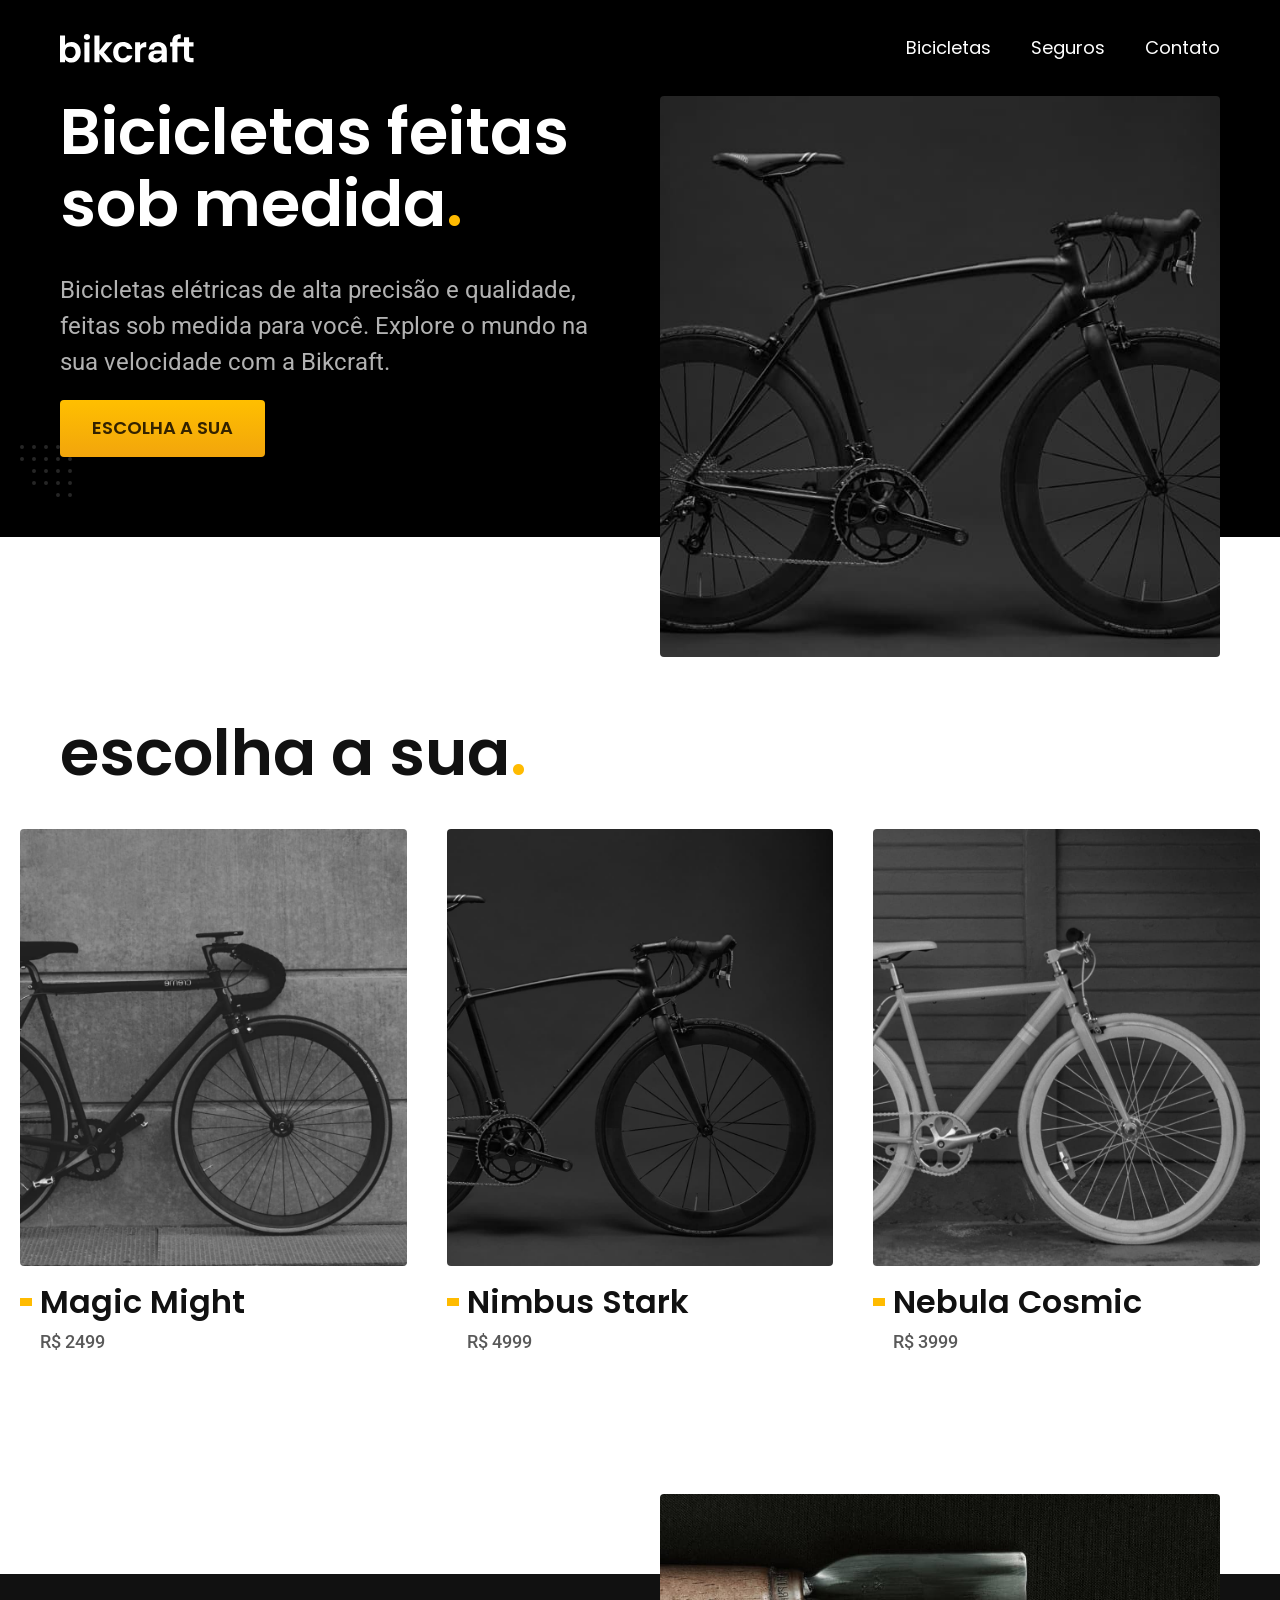
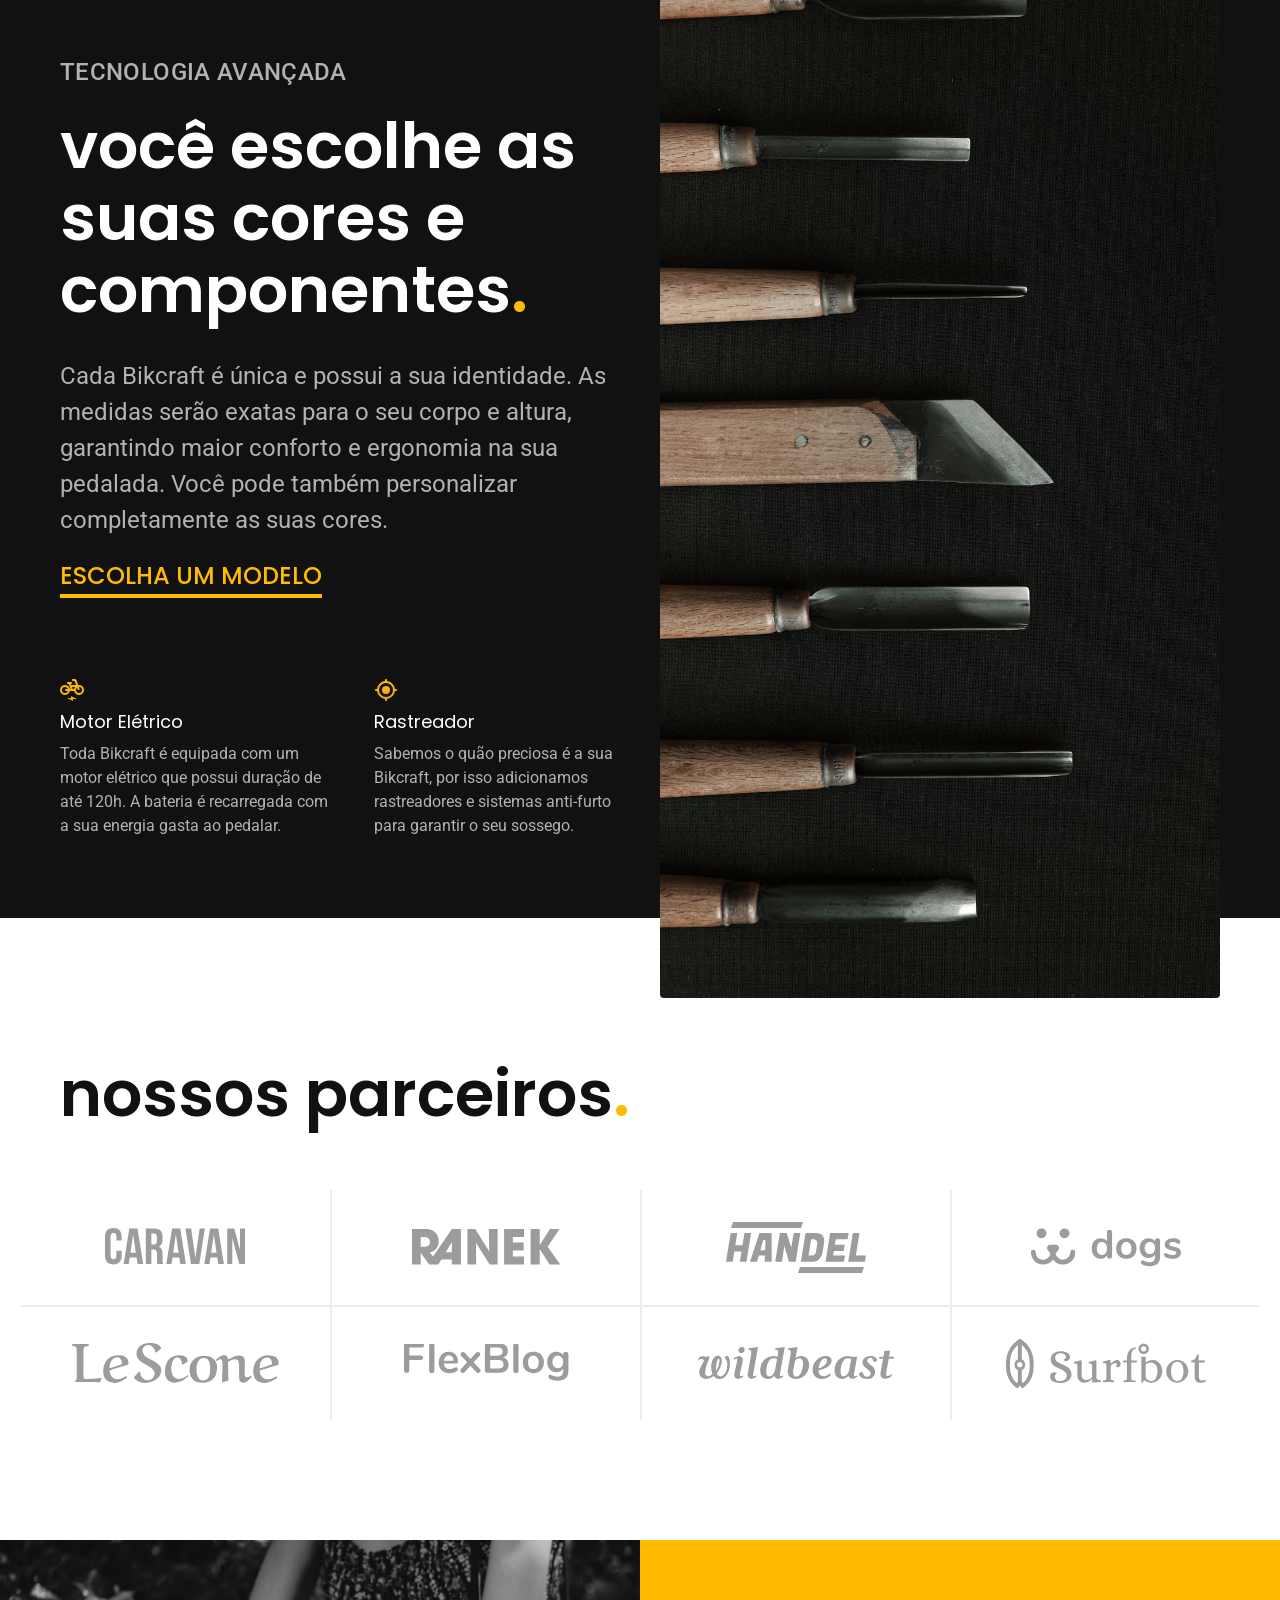
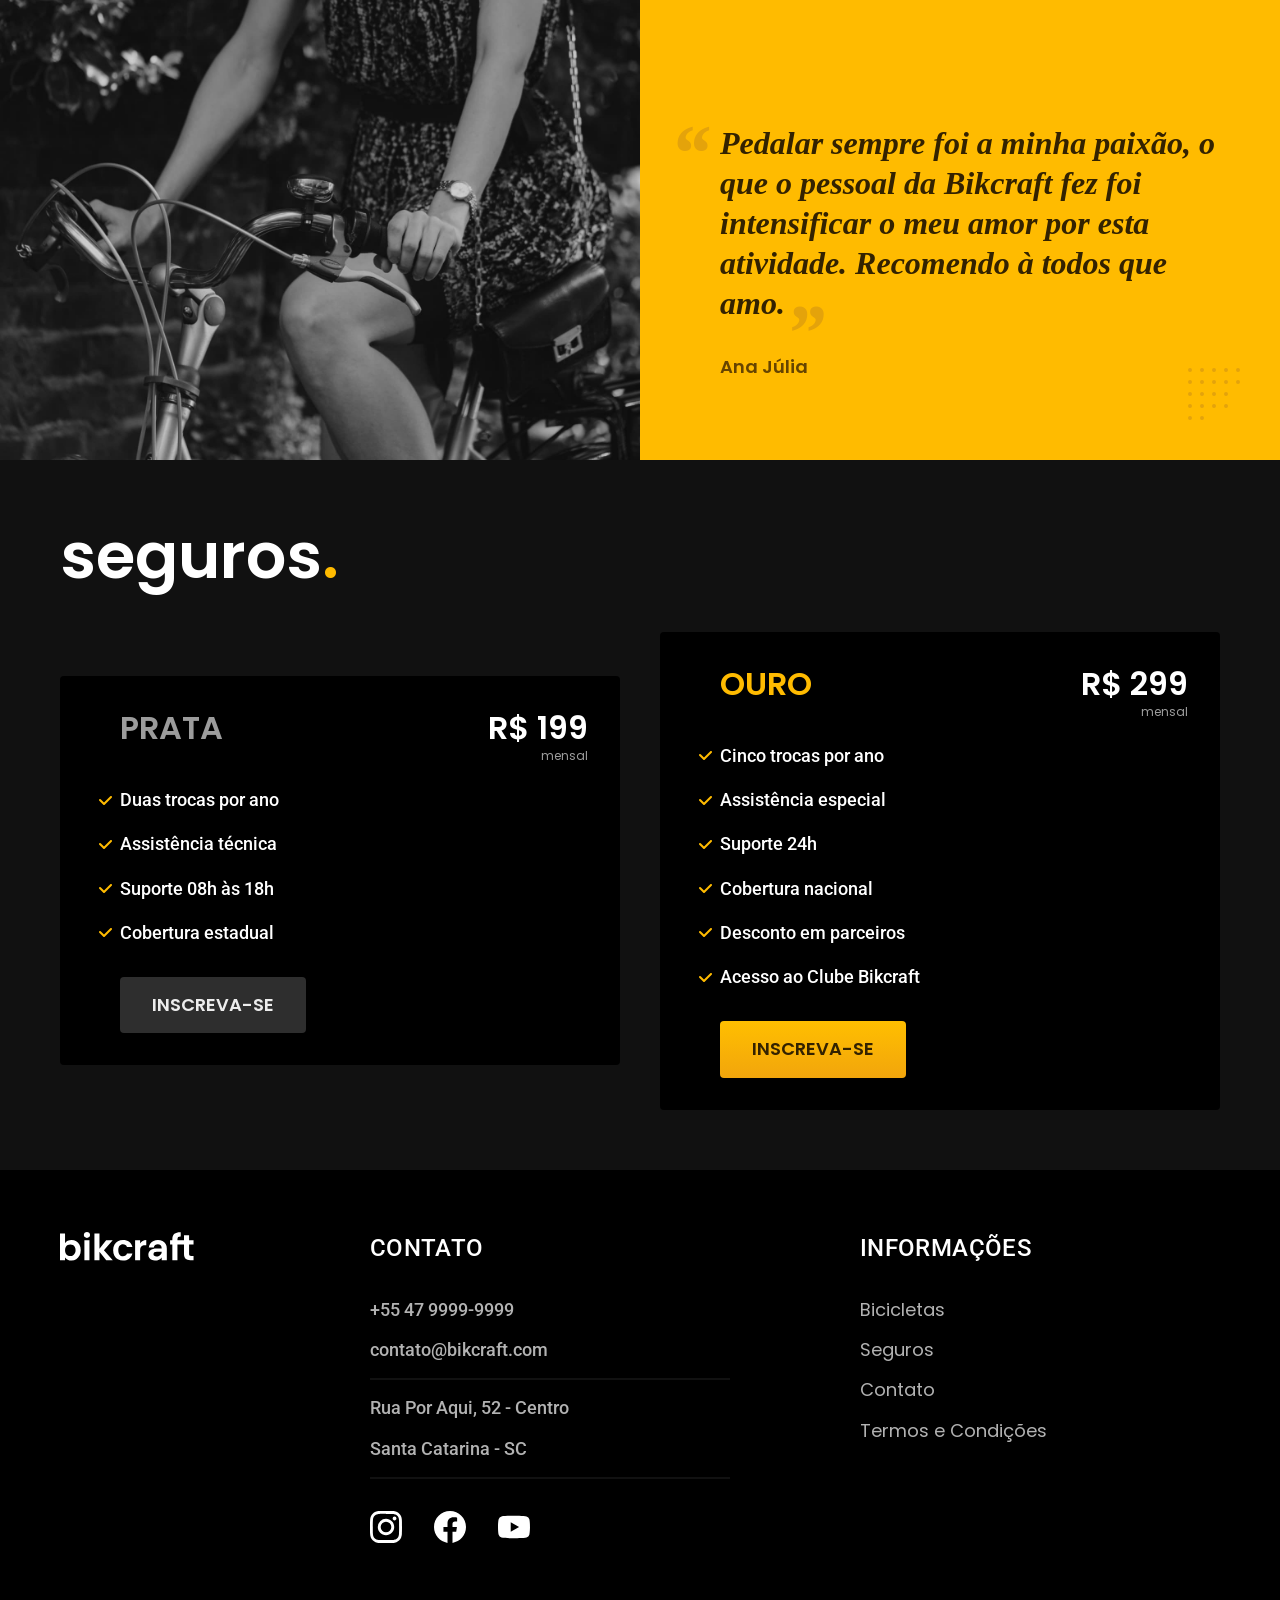
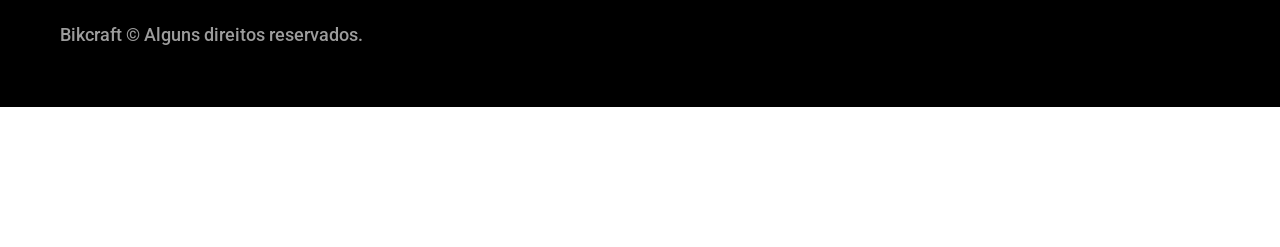
<file: index.html>
<!DOCTYPE html>
<html lang="pt-br">

<head>
    <meta charset="UTF-8">
    <meta name="viewport" content="width=device-width, initial-scale=1.0">
    <title>Bikcraft - Bicicletas Elétricas</title>
    <meta name="description"
        content="Bicicletas elétricas de alta precisão e qualidade, feitas sob medida para você. Explore o mundo na sua velocidade com a Bikcraft.">
    <link rel="preconnect" href="https://fonts.googleapis.com">
    <link rel="preconnect" href="https://fonts.gstatic.com" crossorigin>
    <link href="https://fonts.googleapis.com/css2?family=Poppins:wght@400;600&family=Roboto:wght@400;500&display=swap"
        rel="stylesheet">
    <link rel="icon" type="image/svg+xml" href="./img/favicon/favicon.svg">
    <link rel="preload" type="text/css" href="./css/style.css" as="style">
    <link rel="stylesheet" type="text/css" href="./css/style.css">
    <script type="text/javascript">document.documentElement.classList.add('js')</script>
</head>

<body>
    <header class="header-bg">
        <div class="header container">
            <a href="./">
                <img src="./img/bikcraft.svg" width="136" height="32" alt="Bikcraft ícone">
            </a>

            <nav aria-label="primaria">
                <ul class="header-menu font-1-m cor-0">
                    <li><a href="./bicicletas.html">Bicicletas</a></li>
                    <li><a href="./seguros.html">Seguros</a></li>
                    <li><a href="./contato.html">Contato</a></li>
                </ul>
            </nav>
        </div>
    </header>

    <main class="introducao-bg">
        <div class="introducao container">
            <div class="introducao-conteudo">
                <h1 class="font-1-xxl cor-0 fadeInDown" data-anime="200">Bicicletas feitas sob medida<span
                        class="cor-p1">.</span></h1>
                <p class="font-2-l cor-5 fadeInDown" data-anime="400">Bicicletas elétricas de alta precisão e qualidade,
                    feitas sob medida para
                    você. Explore o mundo na sua velocidade com a Bikcraft.</p>
                <a class="botao fadeInDown" data-anime="600" href="./bicicletas.html">Escolha a sua</a>
            </div>
            <picture class="fadeInDown" data-anime="800">
                <source media="(max-width: 800px)" srcset="./img/bicicletas/nimbus.jpg">
                <img src="./img/fotos/introducao.jpg" width="1280" height="1600" alt="Bicicleta elétrica preta.">
            </picture>
        </div>
    </main>

    <article class="bicicletas-lista">
        <h2 class="container font-1-xxl">escolha a sua<span class="cor-p1">.</span></h2>

        <ul>
            <li>
                <a href="./bicicletas/magic.html">
                    <img src="./img/bicicletas/magic-home.jpg" alt="Magic Might preta com detalhes brancos na roda." width="920" height="1040">
                    <h3 class="font-1-xl">Magic Might</h3>
                    <span class="font-2-m cor-8">R$ 2499</span>
                </a>
            </li>
            <li>
                <a href="./bicicletas/nimbus.html">
                    <img src="./img/bicicletas/nimbus-home.jpg" alt="Nimbus Stark totalmente preta." width="920" height="1040">
                    <h3 class="font-1-xl">Nimbus Stark</h3>
                    <span class="font-2-m cor-8">R$ 4999</span>
                </a>
            </li>
            <li>
                <a href="./bicicletas/nebula.html">
                    <img src="./img/bicicletas/nebula-home.jpg" alt="Nebula Cosmic branca." width="920" height="1040">
                    <h3 class="font-1-xl">Nebula Cosmic</h3>
                    <span class="font-2-m cor-8">R$ 3999</span>
                </a>
            </li>
        </ul>
    </article>

    <article class="tecnologia-bg">
        <div class="tecnologia container">
            <div class="tecnologia-conteudo">
                <span class="font-2-l-b cor-5">Tecnologia Avançada</span>
                <h2 class="font-1-xxl cor-0">você escolhe as suas cores e componentes<span class="cor-p1">.</span></h2>
                <p class="font-2-l cor-5">Cada Bikcraft é única e possui a sua identidade. As medidas serão exatas para
                    o seu corpo e altura, garantindo maior conforto e ergonomia na sua pedalada. Você pode também
                    personalizar completamente as suas cores.</p>
                <a class="link" href="./bicicletas.html">Escolha um modelo</a>
                <div class="tecnologia-vantagens">
                    <div>
                        <img src="./img/icones/eletrica.svg" width="24" height="24" alt="">
                        <h3 class="font-1-m cor-0">Motor Elétrico</h3>
                        <p class="font-2-s cor-5">Toda Bikcraft é equipada com um motor elétrico que possui duração de
                            até 120h. A bateria é recarregada com a sua energia gasta ao pedalar.</p>
                    </div>
                    <div>
                        <img src="./img/icones/rastreador.svg" width="24" height="24" alt="">
                        <h3 class="font-1-m cor-0">Rastreador</h3>
                        <p class="font-2-s cor-5">Sabemos o quão preciosa é a sua Bikcraft, por isso adicionamos
                            rastreadores e sistemas anti-furto para garantir o seu sossego.</p>
                    </div>
                </div>
            </div>
            <div class="tecnologia-imagem">
                <img src="./img/fotos/tecnologia.jpg" width="1200" height="1920" alt="Paletas de cores">
            </div>
        </div>
    </article>

    <section class="parceiros" aria-label="Nossos Parceiros">
        <h2 class="container font-1-xxl">nossos parceiros<span class="cor-p1">.</span></h2>

        <ul>
            <li><img src="./img/parceiros/caravan.svg" alt="Caravan" width="140" height="38"></li>
            <li><img src="./img/parceiros/ranek.svg" alt="Ranek" width="149" height="36"></li>
            <li><img src="./img/parceiros/handel.svg" alt="Handel" width="140" height="50"></li>
            <li><img src="./img/parceiros/dogs.svg" alt="Dogs" width="152" height="39"></li>
            <li><img src="./img/parceiros/lescone.svg" alt="LeScone" width="208" height="41"></li>
            <li><img src="./img/parceiros/flexblog.svg" alt="FlexBlog" width="165" height="38"></li>
            <li><img src="./img/parceiros/wildbeast.svg" alt="Wildbeast" width="196" height="34"></li>
            <li><img src="./img/parceiros/surfbot.svg" alt="Surfbot" width="200" height="49"></li>
        </ul>
    </section>

    <section class="depoimento" aria-label="Depoimento">
        <div>
            <img src="./img/fotos/depoimento.jpg" width="1560" height="1360"
                alt="Pessoa pedalando uma bicicleta Bikcraft.">
        </div>
        <div class="depoimento-conteudo">
            <blockquote class="font-1-xl cor-p5">
                <p>Pedalar sempre foi a minha paixão, o que o pessoal da Bikcraft fez foi intensificar o meu amor por
                    esta atividade. Recomendo à todos que amo.</p>
            </blockquote>
            <span class="font-1-m-b cor-p4">Ana Júlia</span>
        </div>
    </section>

    <article class="seguros-bg">
        <div class="seguros container">
            <h2 class="font-1-xxl cor-0">seguros<span class="cor-p1">.</span></h2>
            <div class="seguros-item">
                <h3 class="font-1-xl cor-6">PRATA</h3>
                <span class="font-1-xl cor-0">R$ 199 <span class="font-1-xs cor-6">mensal</span></span>
                <ul class="font-2-m cor-0">
                    <li>Duas trocas por ano</li>
                    <li>Assistência técnica</li>
                    <li>Suporte 08h às 18h</li>
                    <li>Cobertura estadual</li>
                </ul>
                <a class="botao secundario" href="./orcamento.html?tipo=seguro&produto=prata">Inscreva-se</a>
            </div>

            <div class="seguros-item">
                <h3 class="font-1-xl cor-p1">OURO</h3>
                <span class="font-1-xl cor-0">R$ 299 <span class="font-1-xs cor-6">mensal</span></span>
                <ul class="font-2-m cor-0">
                    <li>Cinco trocas por ano</li>
                    <li>Assistência especial</li>
                    <li>Suporte 24h</li>
                    <li>Cobertura nacional</li>
                    <li>Desconto em parceiros</li>
                    <li>Acesso ao Clube Bikcraft</li>
                </ul>
                <a class="botao" href="./orcamento.html?tipo=seguro&produto=ouro">Inscreva-se</a>
            </div>
        </div>
    </article>

    <footer class="footer-bg">
        <div class="footer container">
            <img src="./img/bikcraft.svg" width="136" height="32" alt="Bikcraft ícone">
            <div class="footer-contato">
                <h3 class="font-2-l-b cor-0">Contato</h3>
                <ul class="font-2-m cor-5">
                    <li><a href="tel:+552199999999">+55 47 9999-9999</a></li>
                    <li><a href="mailto:contato@bikcraft.com">contato@bikcraft.com</a></li>
                    <li>Rua Por Aqui, 52 - Centro</li>
                    <li>Santa Catarina - SC</li>
                </ul>
                <div class="footer-redes">
                    <a href="./">
                        <img src="./img/redes/instagram.svg" width="32" height="32" alt="Instagram">
                    </a>
                    <a href="./">
                        <img src="./img/redes/facebook.svg" width="32" height="32" alt="Facebook">
                    </a>
                    <a href="./">
                        <img src="./img/redes/youtube.svg" width="32" height="32" alt="Youtube">
                    </a>
                </div>
            </div>
            <div class="footer-informacoes">
                <h3 class="font-2-l-b cor-0">Informações</h3>
                <nav>
                    <ul class="font-1-m cor-5">
                        <li><a href="./bicicletas.html">Bicicletas</a></li>
                        <li><a href="./seguros.html">Seguros</a></li>
                        <li><a href="./contato.html">Contato</a></li>
                        <li><a href="./termos.html">Termos e Condições</a></li>
                    </ul>
                </nav>
            </div>
            <p class="footer-copy font-2-m cor-6">Bikcraft © Alguns direitos reservados.</p>
        </div>
    </footer>
    <script type="text/javascript" src="js/plugins/simple-anime.js"></script>
    <script type="text/javascript" src="./js/script.js"></script>
</body>

</html>
</file>
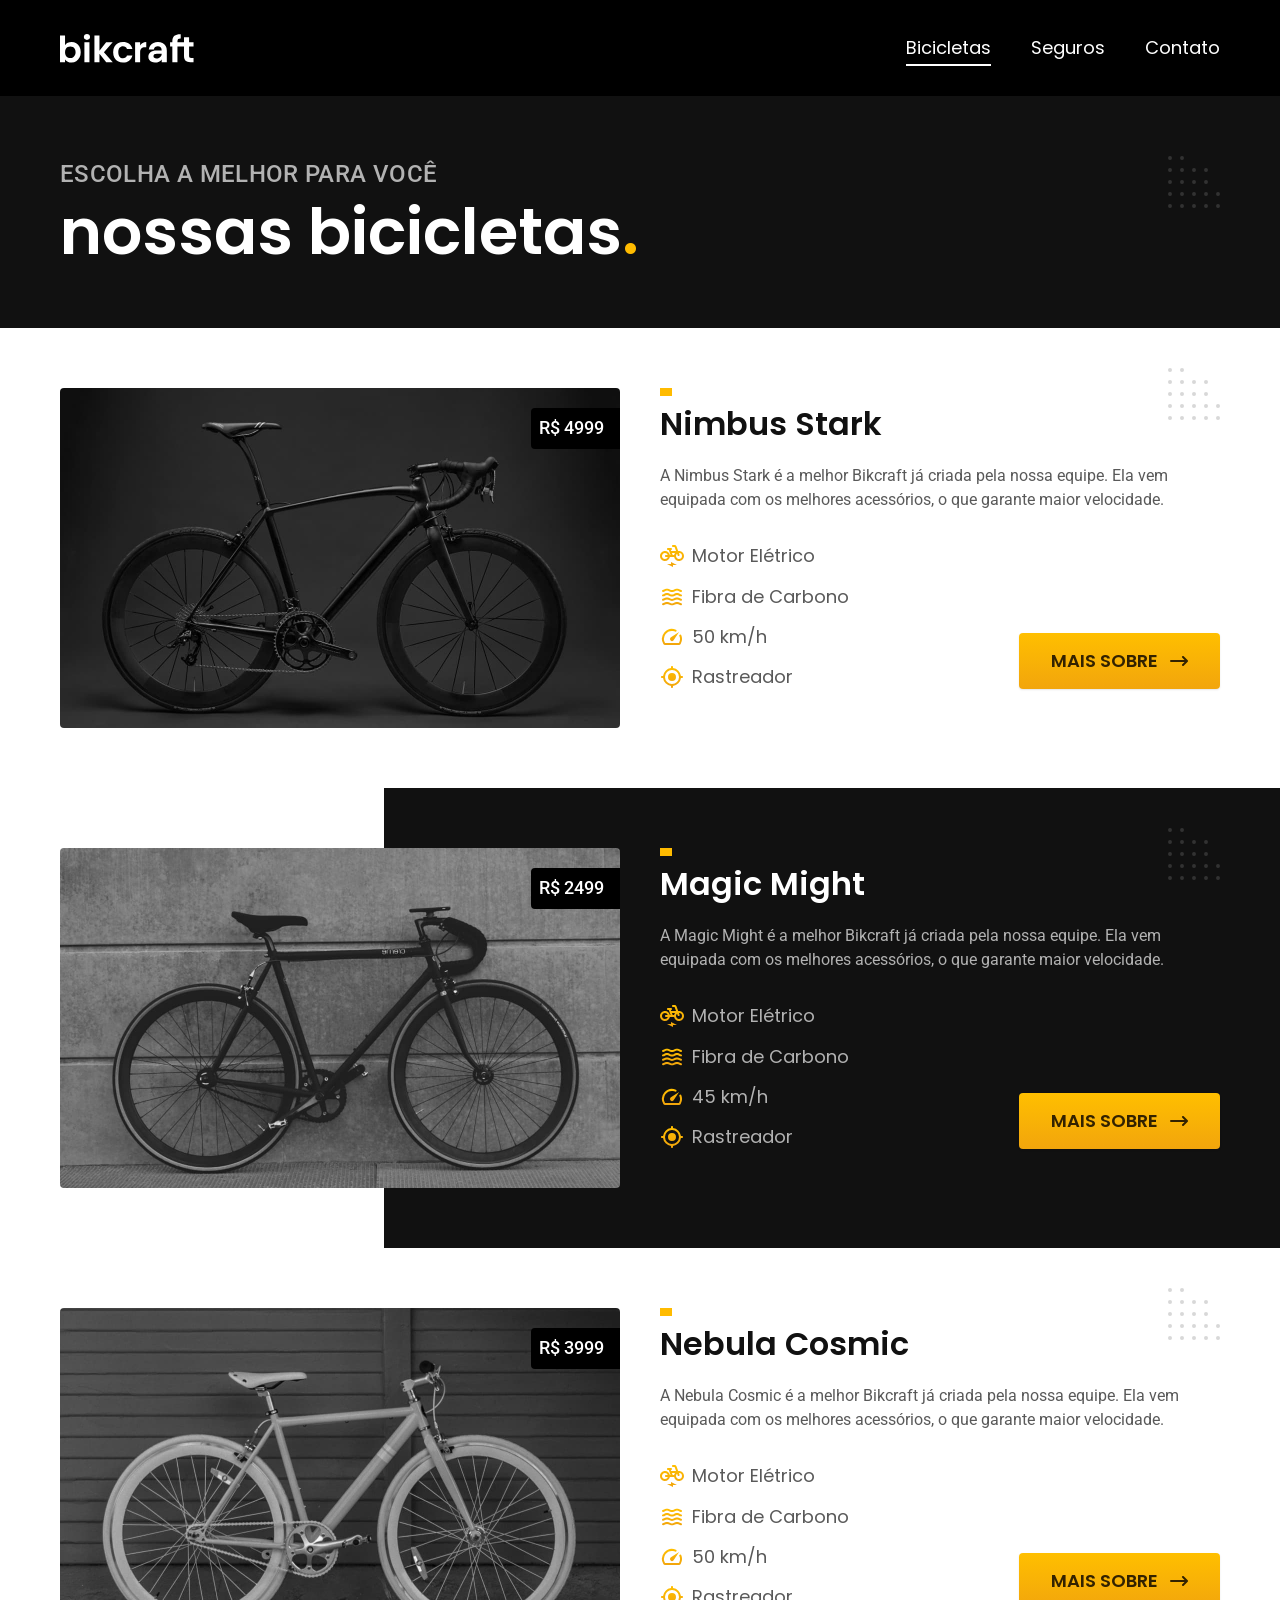
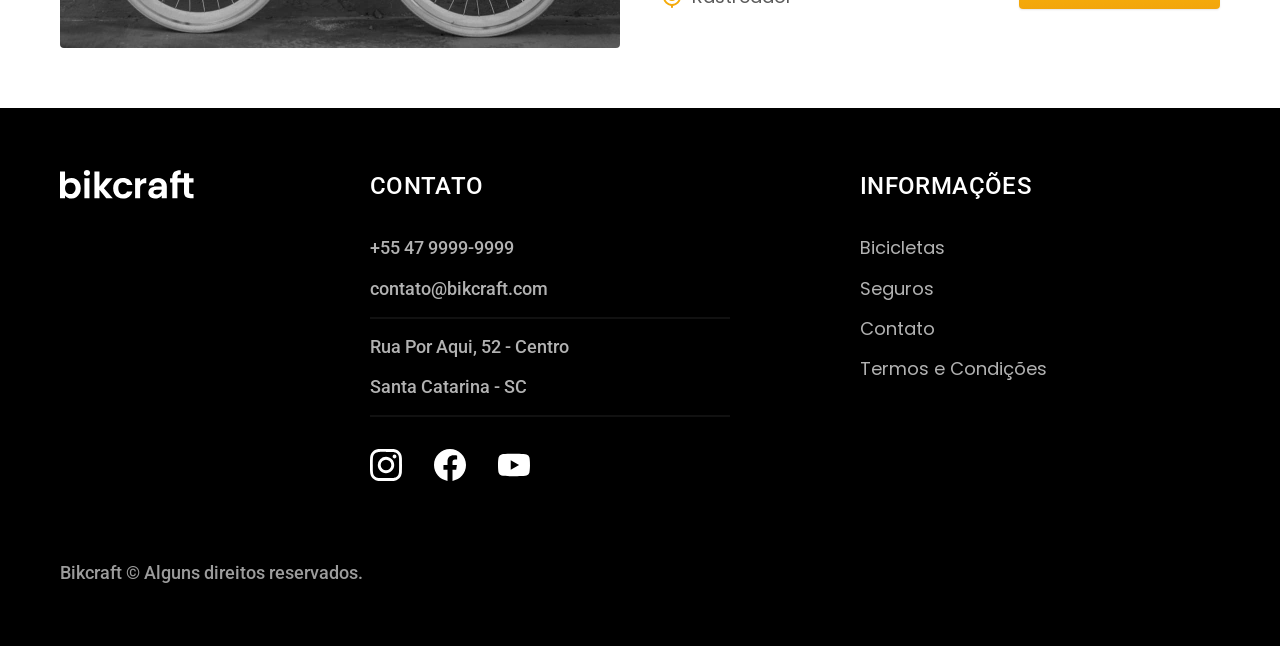
<file: bicicletas.html>
<!DOCTYPE html>
<html lang="pt-br">

<head>
    <meta charset="UTF-8">
    <meta name="viewport" content="width=device-width, initial-scale=1.0">
    <title>Bicicletas | Bikcraft</title>
    <meta name="description" content="Bicicletas">
    <link rel="preconnect" href="https://fonts.googleapis.com">
    <link rel="preconnect" href="https://fonts.gstatic.com" crossorigin>
    <link href="https://fonts.googleapis.com/css2?family=Poppins:wght@400;600&family=Roboto:wght@400;500&display=swap"
        rel="stylesheet">
    <link rel="icon" type="image/svg+xml" href="./img/favicon/favicon.svg">
    <link rel="preload" type="text/css" href="./css/style.css" as="style">
    <link rel="stylesheet" type="text/css" href="./css/style.css">
    <script type="text/javascript">document.documentElement.classList.add('js')</script>
</head>

<body id="bicicletas">
    <header class="header-bg">
        <div class="header container">
            <a href="./">
                <img src="./img/bikcraft.svg" alt="Bikcraft">
            </a>

            <nav aria-label="primaria">
                <ul class="header-menu font-1-m cor-0">
                    <li><a href="./bicicletas.html">Bicicletas</a></li>
                    <li><a href="./seguros.html">Seguros</a></li>
                    <li><a href="./contato.html">Contato</a></li>
                </ul>
            </nav>
        </div>
    </header>

    <main>
        <div class="titulo-bg">
            <div class="titulo container">
                <p class="font-2-l-b cor-5">Escolha a melhor para você</p>
                <h1 class="font-1-xxl cor-0">nossas bicicletas<span class="cor-p1">.</span></h1>
            </div>
        </div>

        <div class="bicicletas container">
            <div class="bicicletas-imagem">
                <img src="./img/bicicletas/nimbus.jpg" alt="Bicicleta preta">
                <span class="font-2-m cor-0">R$ 4999</span>
            </div>
            <div class="bicicletas-conteudo">
                <h2 class="font-1-xl">Nimbus Stark</h2>
                <p class="font-2-s cor-8">A Nimbus Stark é a melhor Bikcraft já criada pela nossa equipe. Ela vem
                    equipada com os melhores acessórios, o que garante maior velocidade.</p>
                <ul class="font-1-m cor-8">
                    <li>
                        <img src="./img/icones/eletrica.svg" alt="">
                        Motor Elétrico
                    </li>
                    <li>
                        <img src="./img/icones/carbono.svg" alt="">
                        Fibra de Carbono
                    </li>
                    <li>
                        <img src="./img/icones/velocidade.svg" alt="">
                        50 km/h
                    </li>
                    <li>
                        <img src="./img/icones/rastreador.svg" alt="">
                        Rastreador
                    </li>
                </ul>
                <a class="botao seta" href="./bicicletas/nimbus.html">Mais Sobre</a>
            </div>
        </div>

        <div class="bicicletas-bg">
            <div class="bicicletas container">
                <div class="bicicletas-imagem">
                    <img src="./img/bicicletas/magic.jpg" alt="Bicicleta preta">
                    <span class="font-2-m cor-0">R$ 2499</span>
                </div>
                <div class="bicicletas-conteudo">
                    <h2 class="font-1-xl cor-0">Magic Might</h2>
                    <p class="font-2-s cor-5">A Magic Might é a melhor Bikcraft já criada pela nossa equipe. Ela vem
                        equipada com os melhores acessórios, o que garante maior velocidade.</p>
                    <ul class="font-1-m cor-5">
                        <li>
                            <img src="./img/icones/eletrica.svg" alt="">
                            Motor Elétrico
                        </li>
                        <li>
                            <img src="./img/icones/carbono.svg" alt="">
                            Fibra de Carbono
                        </li>
                        <li>
                            <img src="./img/icones/velocidade.svg" alt="">
                            45 km/h
                        </li>
                        <li>
                            <img src="./img/icones/rastreador.svg" alt="">
                            Rastreador
                        </li>
                    </ul>
                    <a class="botao seta" href="./bicicletas/magic.html">Mais Sobre</a>
                </div>
            </div>
        </div>

        <div class="bicicletas container">
            <div class="bicicletas-imagem">
                <img src="./img/bicicletas/nebula.jpg" alt="Bicicleta preta">
                <span class="font-2-m cor-0">R$ 3999</span>
            </div>
            <div class="bicicletas-conteudo">
                <h2 class="font-1-xl">Nebula Cosmic</h2>
                <p class="font-2-s cor-8">A Nebula Cosmic é a melhor Bikcraft já criada pela nossa equipe. Ela vem
                    equipada com os melhores acessórios, o que garante maior velocidade.</p>
                <ul class="font-1-m cor-8">
                    <li>
                        <img src="./img/icones/eletrica.svg" alt="">
                        Motor Elétrico
                    </li>
                    <li>
                        <img src="./img/icones/carbono.svg" alt="">
                        Fibra de Carbono
                    </li>
                    <li>
                        <img src="./img/icones/velocidade.svg" alt="">
                        50 km/h
                    </li>
                    <li>
                        <img src="./img/icones/rastreador.svg" alt="">
                        Rastreador
                    </li>
                </ul>
                <a class="botao seta" href="./bicicletas/nebula.html">Mais Sobre</a>
            </div>
        </div>

    </main>

    <footer class="footer-bg">
        <div class="footer container">
            <img src="./img/bikcraft.svg" alt="Bikcraft">
            <div class="footer-contato">
                <h3 class="font-2-l-b cor-0">Contato</h3>
                <ul class="font-2-m cor-5">
                    <li><a href="tel:+552199999999">+55 47 9999-9999</a></li>
                    <li><a href="mailto:contato@bikcraft.com">contato@bikcraft.com</a></li>
                    <li>Rua Por Aqui, 52 - Centro</li>
                    <li>Santa Catarina - SC</li>
                </ul>
                <div class="footer-redes">
                    <a href="./">
                        <img src="./img/redes/instagram.svg" alt="Instagram">
                    </a>
                    <a href="./">
                        <img src="./img/redes/facebook.svg" alt="Facebook">
                    </a>
                    <a href="./">
                        <img src="./img/redes/youtube.svg" alt="Youtube">
                    </a>
                </div>
            </div>
            <div class="footer-informacoes">
                <h3 class="font-2-l-b cor-0">Informações</h3>
                <nav>
                    <ul class="font-1-m cor-5">
                        <li><a href="./bicicletas.html">Bicicletas</a></li>
                        <li><a href="./seguros.html">Seguros</a></li>
                        <li><a href="./contato.html">Contato</a></li>
                        <li><a href="./termos.html">Termos e Condições</a></li>
                    </ul>
                </nav>
            </div>
            <p class="footer-copy font-2-m cor-6">Bikcraft © Alguns direitos reservados.</p>
        </div>
    </footer>
    <script type="text/javascript" src="./js/script.js"></script>
</body>

</html>
</file>
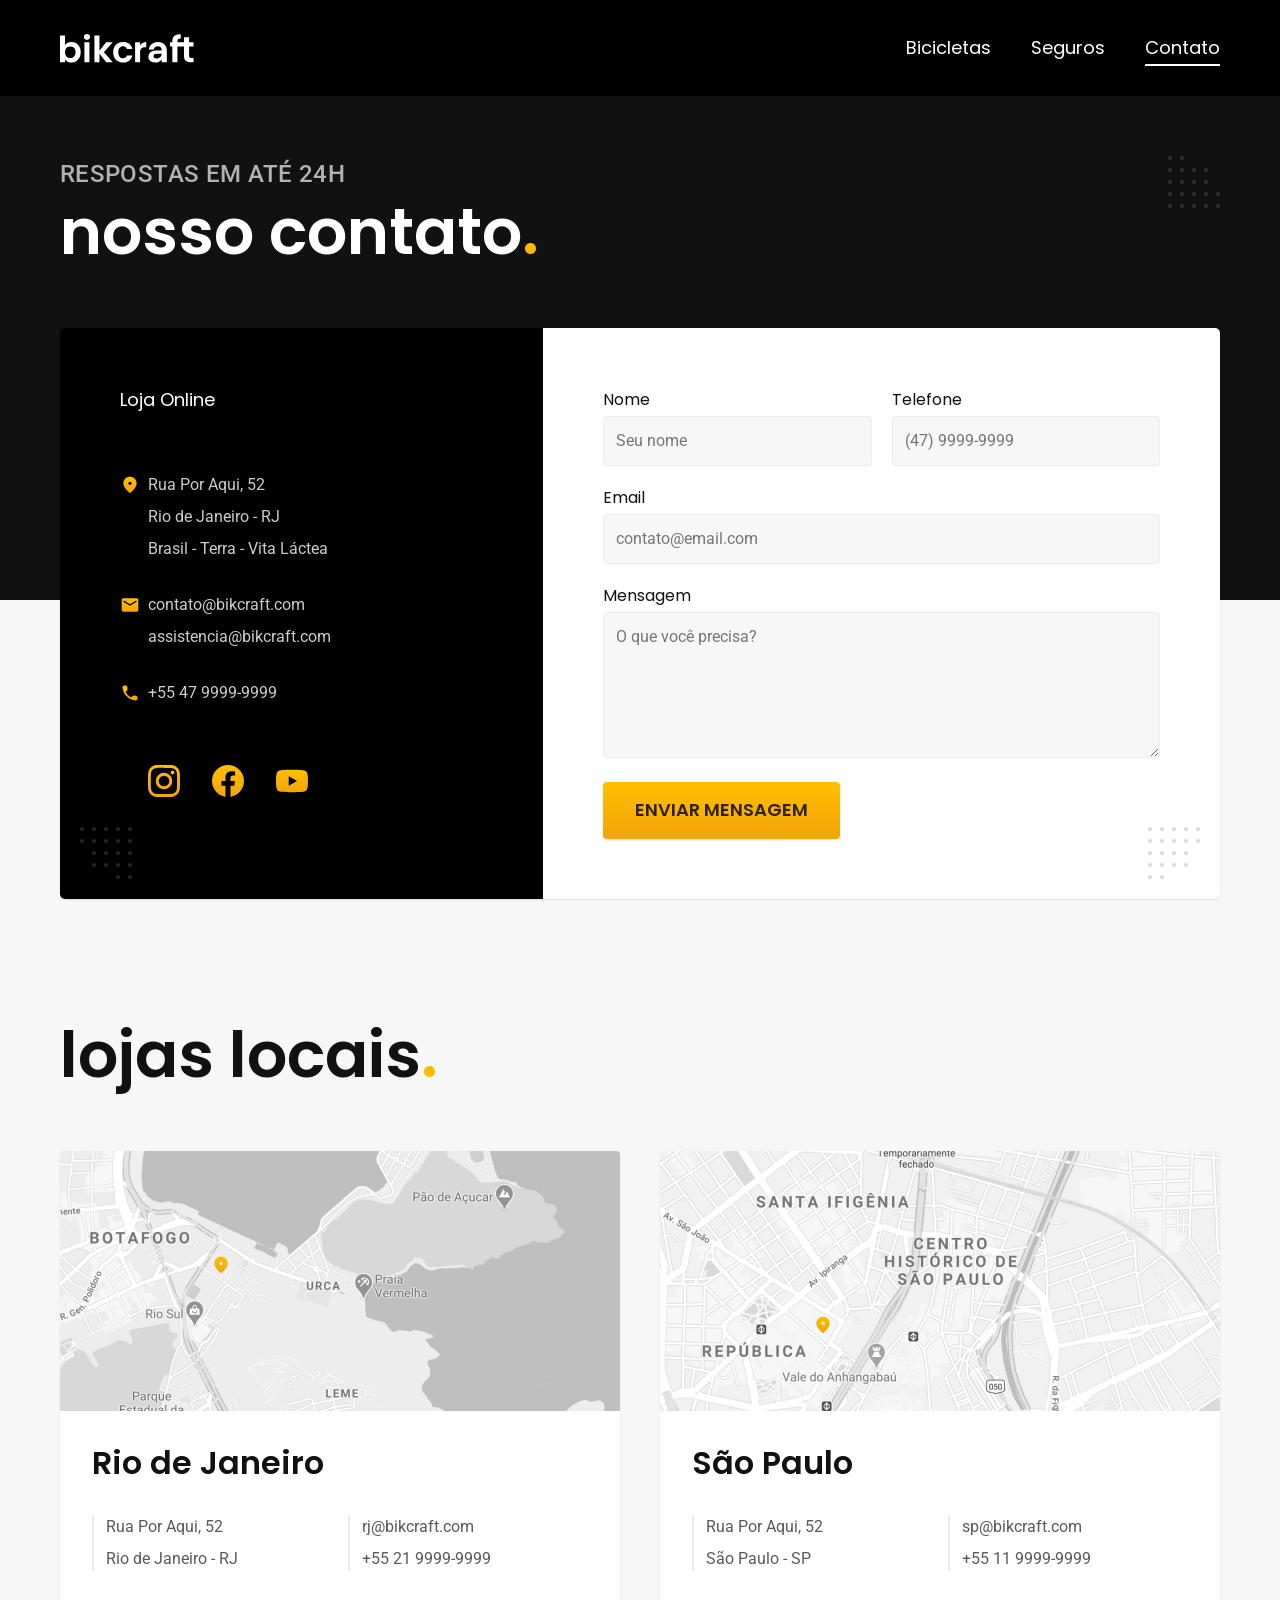
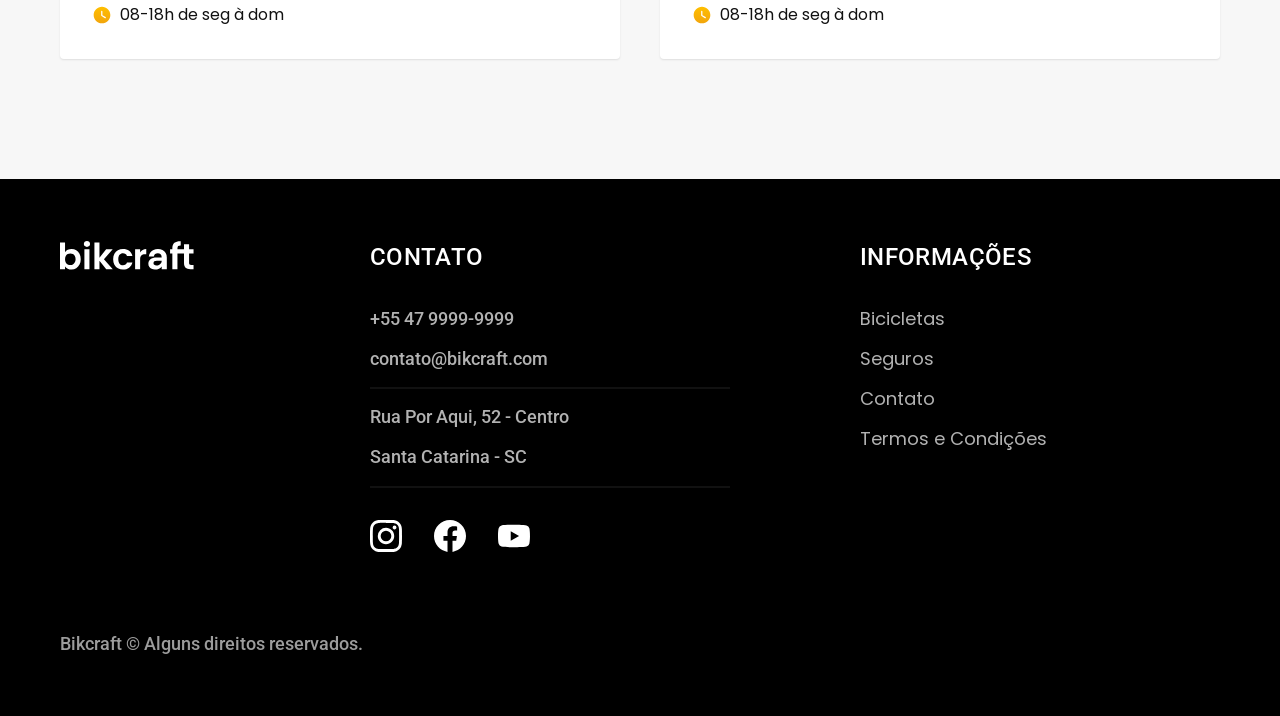
<file: contato.html>
<!DOCTYPE html>
<html lang="pt-br">

<head>
    <meta charset="UTF-8">
    <meta name="viewport" content="width=device-width, initial-scale=1.0">
    <title>Contato | Bikcraft</title>
    <meta name="description" content="Contato.">
    <link rel="preconnect" href="https://fonts.googleapis.com">
    <link rel="preconnect" href="https://fonts.gstatic.com" crossorigin>
    <link href="https://fonts.googleapis.com/css2?family=Poppins:wght@400;600&family=Roboto:wght@400;500&display=swap"
        rel="stylesheet">
    <link rel="icon" type="image/svg+xml" href="./img/favicon/favicon.svg">
    <link rel="preload" type="text/css" href="./css/style.css" as="style">
    <link rel="stylesheet" type="text/css" href="./css/style.css">
    <script type="text/javascript">document.documentElement.classList.add('js')</script>
</head>

<body id="contato">
    <header class="header-bg">
        <div class="header container">
            <a href="./">
                <img src="./img/bikcraft.svg" alt="Bikcraft">
            </a>

            <nav aria-label="primaria">
                <ul class="header-menu font-1-m cor-0">
                    <li><a href="./bicicletas.html">Bicicletas</a></li>
                    <li><a href="./seguros.html">Seguros</a></li>
                    <li><a href="./contato.html">Contato</a></li>
                </ul>
            </nav>
        </div>
    </header>

    <main>
        <div class="titulo-bg">
            <div class="titulo container">
                <p class="font-2-l-b cor-5">Respostas em até 24h</p>
                <h1 class="font-1-xxl cor-0">nosso contato<span class="cor-p1">.</span></h1>
            </div>
        </div>

        <div class="contato container">
            <section class="contato-dados" aria-label="Endereço">
                <h2 class="font-1-m cor-0">Loja Online</h2>
                <div class="contato-endereco font-2-s cor-4">
                    <p>Rua Por Aqui, 52</p>
                    <p>Rio de Janeiro - RJ</p>
                    <p>Brasil - Terra - Vita Láctea</p>
                </div>
                <address class="contato-meios font-2-s cor-4">
                    <a href="mailto:contato@bikcraft.com">contato@bikcraft.com</a>
                    <a href="mailto:assistencia@bikcraft.com">assistencia@bikcraft.com</a>
                    <a href="tel:+552199999999">+55 47 9999-9999</a>
                </address>
                <div class="contato-redes">
                    <a href="./">
                        <img src="./img/redes/instagram-p.svg" alt="Instagram">
                    </a>
                    <a href="./">
                        <img src="./img/redes/facebook-p.svg" alt="Facebook">
                    </a>
                    <a href="./">
                        <img src="./img/redes/youtube-p.svg" alt="Youtube">
                    </a>
                </div>
            </section>
            <section class="contato-formulario" aria-label="Formulário">
                <form class="form" action="./contato.html">
                    <div>
                        <label for="nome">Nome</label>
                        <input type="text" id="nome" name="nome" placeholder="Seu nome">
                    </div>
                    <div>
                        <label for="telefone">Telefone</label>
                        <input type="text" id="telefone" name="telefone" placeholder="(47) 9999-9999">
                    </div>
                    <div class="col-2">
                        <label for="email">Email</label>
                        <input type="email" id="email" name="email" placeholder="contato@email.com">
                    </div>
                    <div class="col-2">
                        <label for="mensagem">Mensagem</label>
                        <textarea rows="5" id="mensagem" name="mensagem" placeholder="O que você precisa?"></textarea>
                    </div>
                    <button class="botao col-2">Enviar Mensagem</button>
                </form>
            </section>
        </div>
    </main>

    <article class="lojas container">
        <h2 class="font-1-xxl">lojas locais<span class="cor-p1">.</span></h2>
        <div class="lojas-item">
            <img src="./img/lojas/rj.jpg" alt="mapa marcando o endereço em Rua Por Aqui, 52 - Rio de Janeiro - RJ">
            <div class="lojas-conteudo">
                <h3 class="font-1-xl">Rio de Janeiro</h3>
                <div class="lojas-dados font-2-s cor-8">
                    <p>Rua Por Aqui, 52</p>
                    <p>Rio de Janeiro - RJ</p>
                </div>
                <div class="lojas-dados font-2-s cor-8">
                    <a href="mailto:rj@bikcraft.com">rj@bikcraft.com</a>
                    <a href="tel:+552199999999">+55 21 9999-9999</a>
                </div>
                <p class="lojas-tempo font-1-s"><img src="./img/icones/horario.svg" alt="">08-18h de seg à dom</p>
            </div>
        </div>

        <div class="lojas-item">
            <img src="./img/lojas/sp.jpg" alt="mapa marcando o endereço em Rua Por Aqui, 52 - São Paulo - SP">
            <div class="lojas-conteudo">
                <h3 class="font-1-xl">São Paulo</h3>
                <div class="lojas-dados font-2-s cor-8">
                    <p>Rua Por Aqui, 52</p>
                    <p>São Paulo - SP</p>
                </div>
                <div class="lojas-dados font-2-s cor-8">
                    <a href="mailto:sp@bikcraft.com">sp@bikcraft.com</a>
                    <a href="tel:+551199999999">+55 11 9999-9999</a>
                </div>
                <p class="lojas-tempo font-1-s"><img src="./img/icones/horario.svg" alt="">08-18h de seg à dom</p>
            </div>
        </div>
    </article>

    <footer class="footer-bg">
        <div class="footer container">
            <img src="./img/bikcraft.svg" alt="Bikcraft">
            <div class="footer-contato">
                <h3 class="font-2-l-b cor-0">Contato</h3>
                <ul class="font-2-m cor-5">
                    <li><a href="tel:+552199999999">+55 47 9999-9999</a></li>
                    <li><a href="mailto:contato@bikcraft.com">contato@bikcraft.com</a></li>
                    <li>Rua Por Aqui, 52 - Centro</li>
                    <li>Santa Catarina - SC</li>
                </ul>
                <div class="footer-redes">
                    <a href="./">
                        <img src="./img/redes/instagram.svg" alt="Instagram">
                    </a>
                    <a href="./">
                        <img src="./img/redes/facebook.svg" alt="Facebook">
                    </a>
                    <a href="./">
                        <img src="./img/redes/youtube.svg" alt="Youtube">
                    </a>
                </div>
            </div>
            <div class="footer-informacoes">
                <h3 class="font-2-l-b cor-0">Informações</h3>
                <nav>
                    <ul class="font-1-m cor-5">
                        <li><a href="./bicicletas.html">Bicicletas</a></li>
                        <li><a href="./seguros.html">Seguros</a></li>
                        <li><a href="./contato.html">Contato</a></li>
                        <li><a href="./termos.html">Termos e Condições</a></li>
                    </ul>
                </nav>
            </div>
            <p class="footer-copy font-2-m cor-6">Bikcraft © Alguns direitos reservados.</p>
        </div>
    </footer>
    <script type="text/javascript" src="./js/script.js"></script>
</body>

</html>
</file>
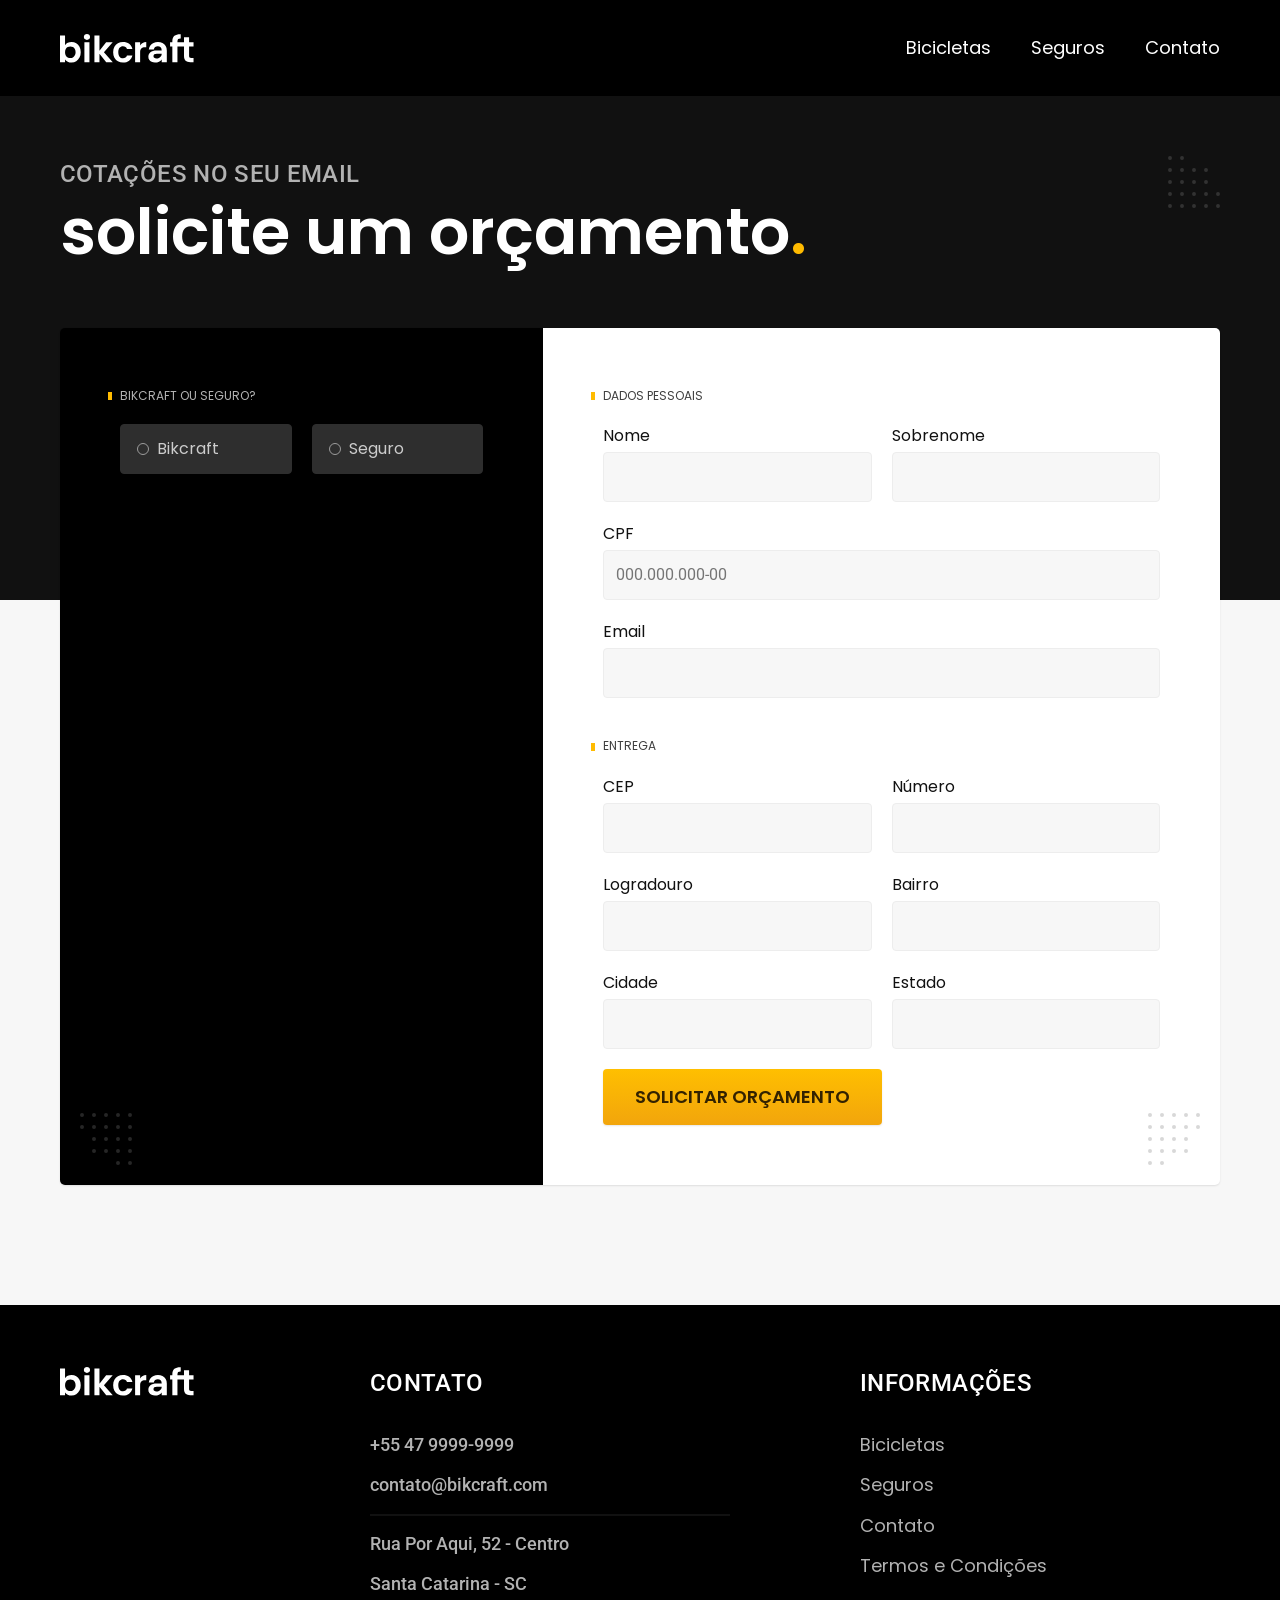
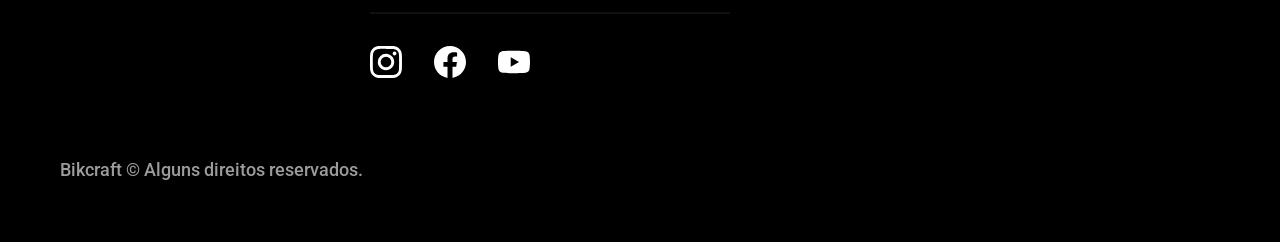
<file: orcamento.html>
<!DOCTYPE html>
<html lang="pt-br">

<head>
    <meta charset="UTF-8">
    <meta name="viewport" content="width=device-width, initial-scale=1.0">
    <title>Orçamento | Bikcraft</title>
    <meta name="description" content="Orçamento.">
    <link rel="preconnect" href="https://fonts.googleapis.com">
    <link rel="preconnect" href="https://fonts.gstatic.com" crossorigin>
    <link href="https://fonts.googleapis.com/css2?family=Poppins:wght@400;600&family=Roboto:wght@400;500&display=swap"
        rel="stylesheet">
    <link rel="icon" type="image/svg+xml" href="./img/favicon/favicon.svg">
    <link rel="preload" type="text/css" href="./css/style.css" as="style">
    <link rel="stylesheet" type="text/css" href="./css/style.css">
    <script type="text/javascript">document.documentElement.classList.add('js')</script>
</head>

<body id="orcamento">
    <header class="header-bg">
        <div class="header container">
            <a href="./">
                <img src="./img/bikcraft.svg" alt="Bikcraft">
            </a>

            <nav aria-label="primaria">
                <ul class="header-menu font-1-m cor-0">
                    <li><a href="./bicicletas.html">Bicicletas</a></li>
                    <li><a href="./seguros.html">Seguros</a></li>
                    <li><a href="./contato.html">Contato</a></li>
                </ul>
            </nav>
        </div>
    </header>

    <main>
        <div class="titulo-bg">
            <div class="titulo container">
                <p class="font-2-l-b cor-5">Cotações no seu email</p>
                <h1 class="font-1-xxl cor-0">solicite um orçamento<span class="cor-p1">.</span></h1>
            </div>
        </div>

        <form class="orcamento container" action="./orcamento.html">
            <div class="orcamento-produto">
                <h2 class="font-1-xs cor-5">Bikcraft ou Seguro?</h2>

                <input type="radio" name="tipo" value="bikcraft" id="bikcraft">
                <label for="bikcraft">Bikcraft</label>

                <input type="radio" name="tipo" value="seguro" id="seguro">
                <label for="seguro">Seguro</label>

                <div class="orcamento-conteudo" id="orcamento-bikcraft">
                    <h2 class="font-1-xs cor-5">Escolha a sua</h2>

                    <input type="radio" name="produto" value="nimbus" id="nimbus">
                    <label for="nimbus">Nimbus Stark <span>R$ 4999</span></label>
                    <div class="orcamento-detalhes">
                        <ul class="font-1-xs cor-8">
                            <li><img src="./img/icones/eletrica.svg" alt=""> Motor Elétrico</li>
                            <li><img src="./img/icones/carbono.svg" alt=""> Fibra de Carbono</li>
                            <li><img src="./img/icones/velocidade.svg" alt=""> 50 km/h</li>
                            <li><img src="./img/icones/rastreador.svg" alt=""> Rastreador</li>
                        </ul>
                        <img src="./img/bicicletas/nimbus.jpg" alt="Bicicleta preta">
                    </div>

                    <input type="radio" name="produto" value="magic" id="magic">
                    <label for="magic">Magic Might <span>R$ 2499</span></label>
                    <div class="orcamento-detalhes">
                        <ul class="font-1-xs cor-8">
                            <li><img src="./img/icones/eletrica.svg" alt=""> Motor Elétrico</li>
                            <li><img src="./img/icones/carbono.svg" alt=""> Fibra de Carbono</li>
                            <li><img src="./img/icones/velocidade.svg" alt=""> 45 km/h</li>
                            <li><img src="./img/icones/rastreador.svg" alt=""> Rastreador</li>
                        </ul>
                        <img src="./img/bicicletas/magic.jpg" alt="Bicicleta preta">
                    </div>

                    <input type="radio" name="produto" value="nebula" id="nebula">
                    <label for="nebula">Nebula Cosmic <span>R$ 3999</span></label>
                    <div class="orcamento-detalhes">
                        <ul class="font-1-xs cor-8">
                            <li><img src="./img/icones/eletrica.svg" alt=""> Motor Elétrico</li>
                            <li><img src="./img/icones/carbono.svg" alt=""> Fibra de Carbono</li>
                            <li><img src="./img/icones/velocidade.svg" alt=""> 40 km/h</li>
                            <li><img src="./img/icones/rastreador.svg" alt=""> Rastreador</li>
                        </ul>
                        <img src="./img/bicicletas/nebula.jpg" alt="Bicicleta branca">
                    </div>

                </div>

                <div class="orcamento-conteudo" id="orcamento-seguro">
                    <h2 class="font-1-xs cor-5">Escolha o plano</h2>

                    <input type="radio" name="produto" value="prata" id="prata">
                    <label for="prata">Prata <span>R$ 199</span></label>

                    <input type="radio" name="produto" value="ouro" id="ouro">
                    <label for="ouro">Ouro <span>R$ 299</span></label>
                </div>
            </div>
            <div class="orcamento-dados form">
                <h2 class="font-1-xs cor-9 col-2">dados pessoais</h2>
                <div>
                    <label for="nome">Nome</label>
                    <input type="text" id="nome" name="nome">
                </div>
                <div>
                    <label for="sobrenome">Sobrenome</label>
                    <input type="text" id="sobrenome" name="sobrenome">
                </div>
                <div class="col-2">
                    <label for="cpf">CPF</label>
                    <input type="text" id="cpf" name="cpf" placeholder="000.000.000-00">
                </div>
                <div class="col-2">
                    <label for="email">Email</label>
                    <input type="email" id="email" name="email">
                </div>
                <h2 class="font-1-xs cor-9 col-2">entrega</h2>
                <div>
                    <label for="cep">CEP</label>
                    <input type="text" id="cep" name="cep">
                </div>
                <div>
                    <label for="numero">Número</label>
                    <input type="text" id="numero" name="numero">
                </div>
                <div>
                    <label for="logradouro">Logradouro</label>
                    <input type="text" id="logradouro" name="logradouro">
                </div>
                <div>
                    <label for="bairro">Bairro</label>
                    <input type="text" id="bairro" name="bairro">
                </div>
                <div>
                    <label for="cidade">Cidade</label>
                    <input type="text" id="cidade" name="cidade">
                </div>
                <div>
                    <label for="estado">Estado</label>
                    <input type="text" id="estado" name="estado">
                </div>
                <button class="botao col-2">Solicitar Orçamento</button>
            </div>
        </form>
    </main>

    <footer class="footer-bg">
        <div class="footer container">
            <img src="./img/bikcraft.svg" alt="Bikcraft">
            <div class="footer-contato">
                <h3 class="font-2-l-b cor-0">Contato</h3>
                <ul class="font-2-m cor-5">
                    <li><a href="tel:+552199999999">+55 47 9999-9999</a></li>
                    <li><a href="mailto:contato@bikcraft.com">contato@bikcraft.com</a></li>
                    <li>Rua Por Aqui, 52 - Centro</li>
                    <li>Santa Catarina - SC</li>
                </ul>
                <div class="footer-redes">
                    <a href="./">
                        <img src="./img/redes/instagram.svg" alt="Instagram">
                    </a>
                    <a href="./">
                        <img src="./img/redes/facebook.svg" alt="Facebook">
                    </a>
                    <a href="./">
                        <img src="./img/redes/youtube.svg" alt="Youtube">
                    </a>
                </div>
            </div>
            <div class="footer-informacoes">
                <h3 class="font-2-l-b cor-0">Informações</h3>
                <nav>
                    <ul class="font-1-m cor-5">
                        <li><a href="./bicicletas.html">Bicicletas</a></li>
                        <li><a href="./seguros.html">Seguros</a></li>
                        <li><a href="./contato.html">Contato</a></li>
                        <li><a href="./termos.html">Termos e Condições</a></li>
                    </ul>
                </nav>
            </div>
            <p class="footer-copy font-2-m cor-6">Bikcraft © Alguns direitos reservados.</p>
        </div>
    </footer>
    <script type="text/javascript" src="./js/script.js"></script>
</body>

</html>
</file>
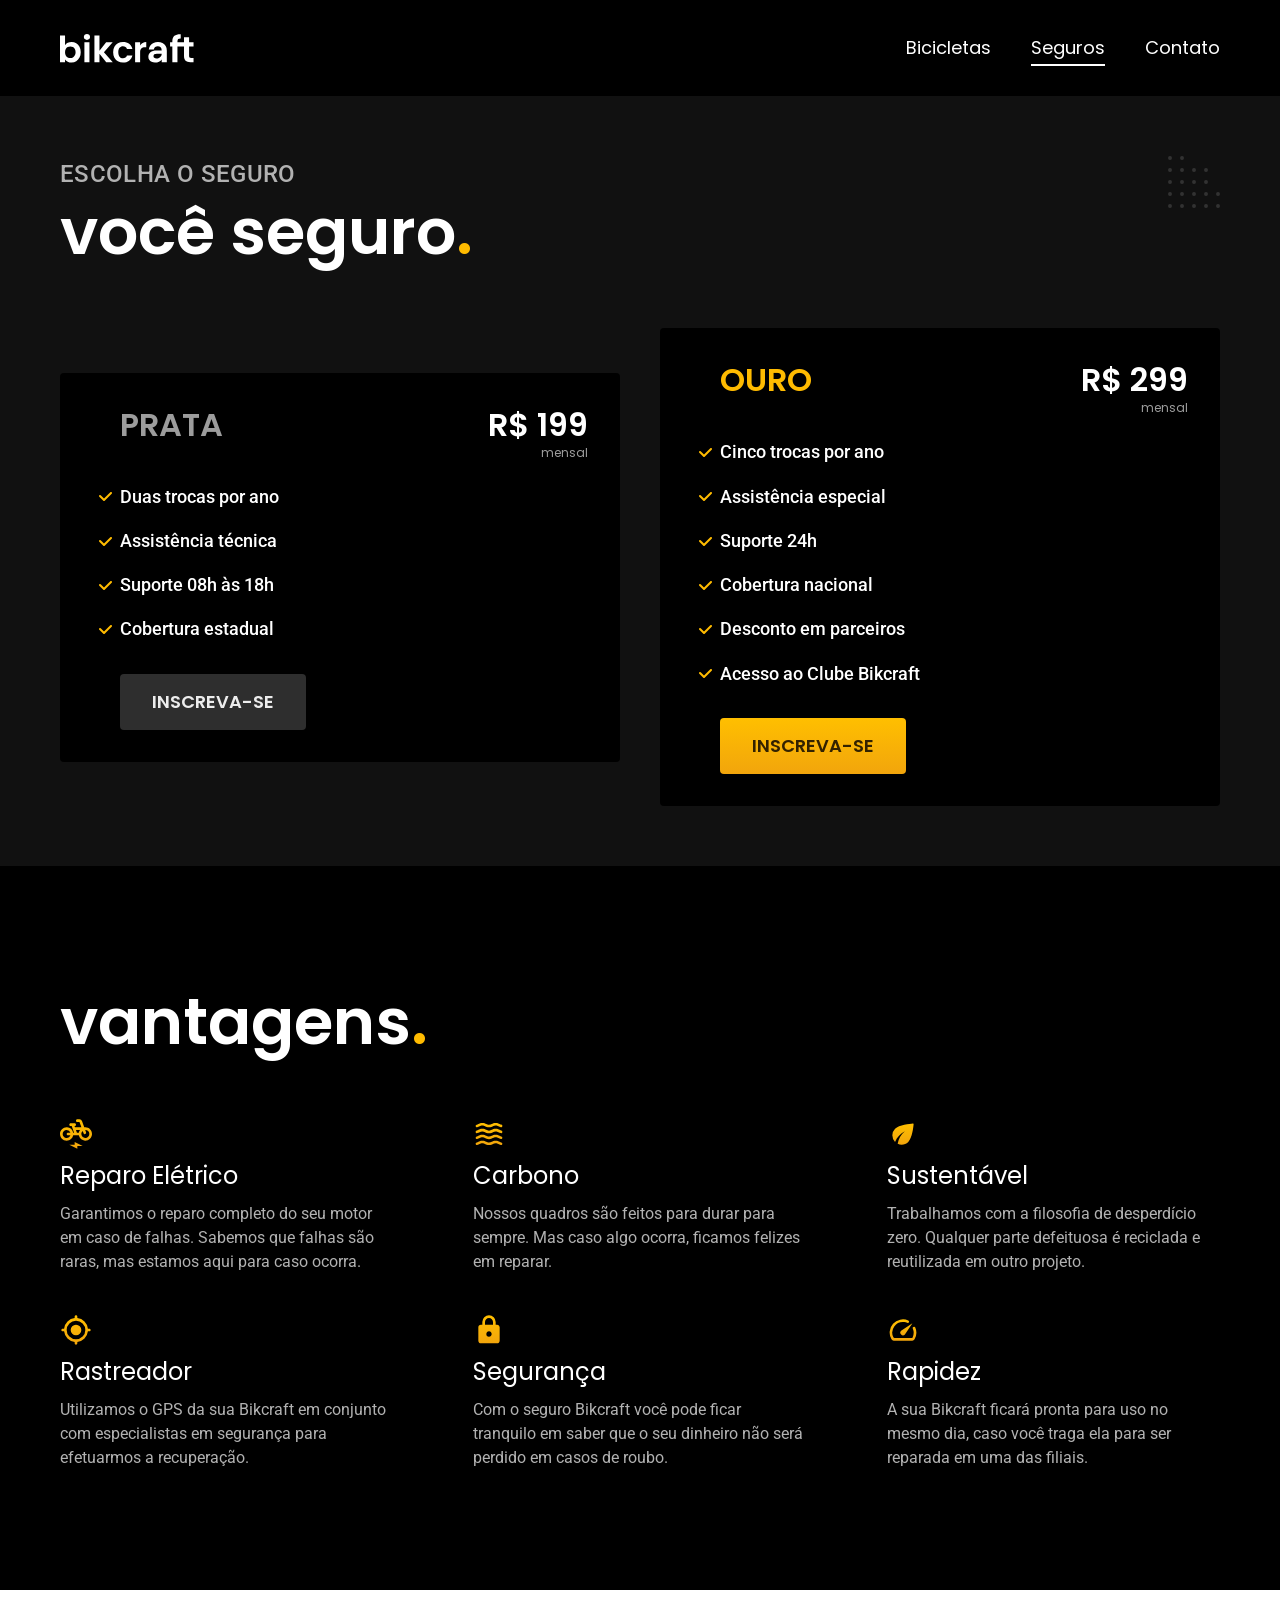
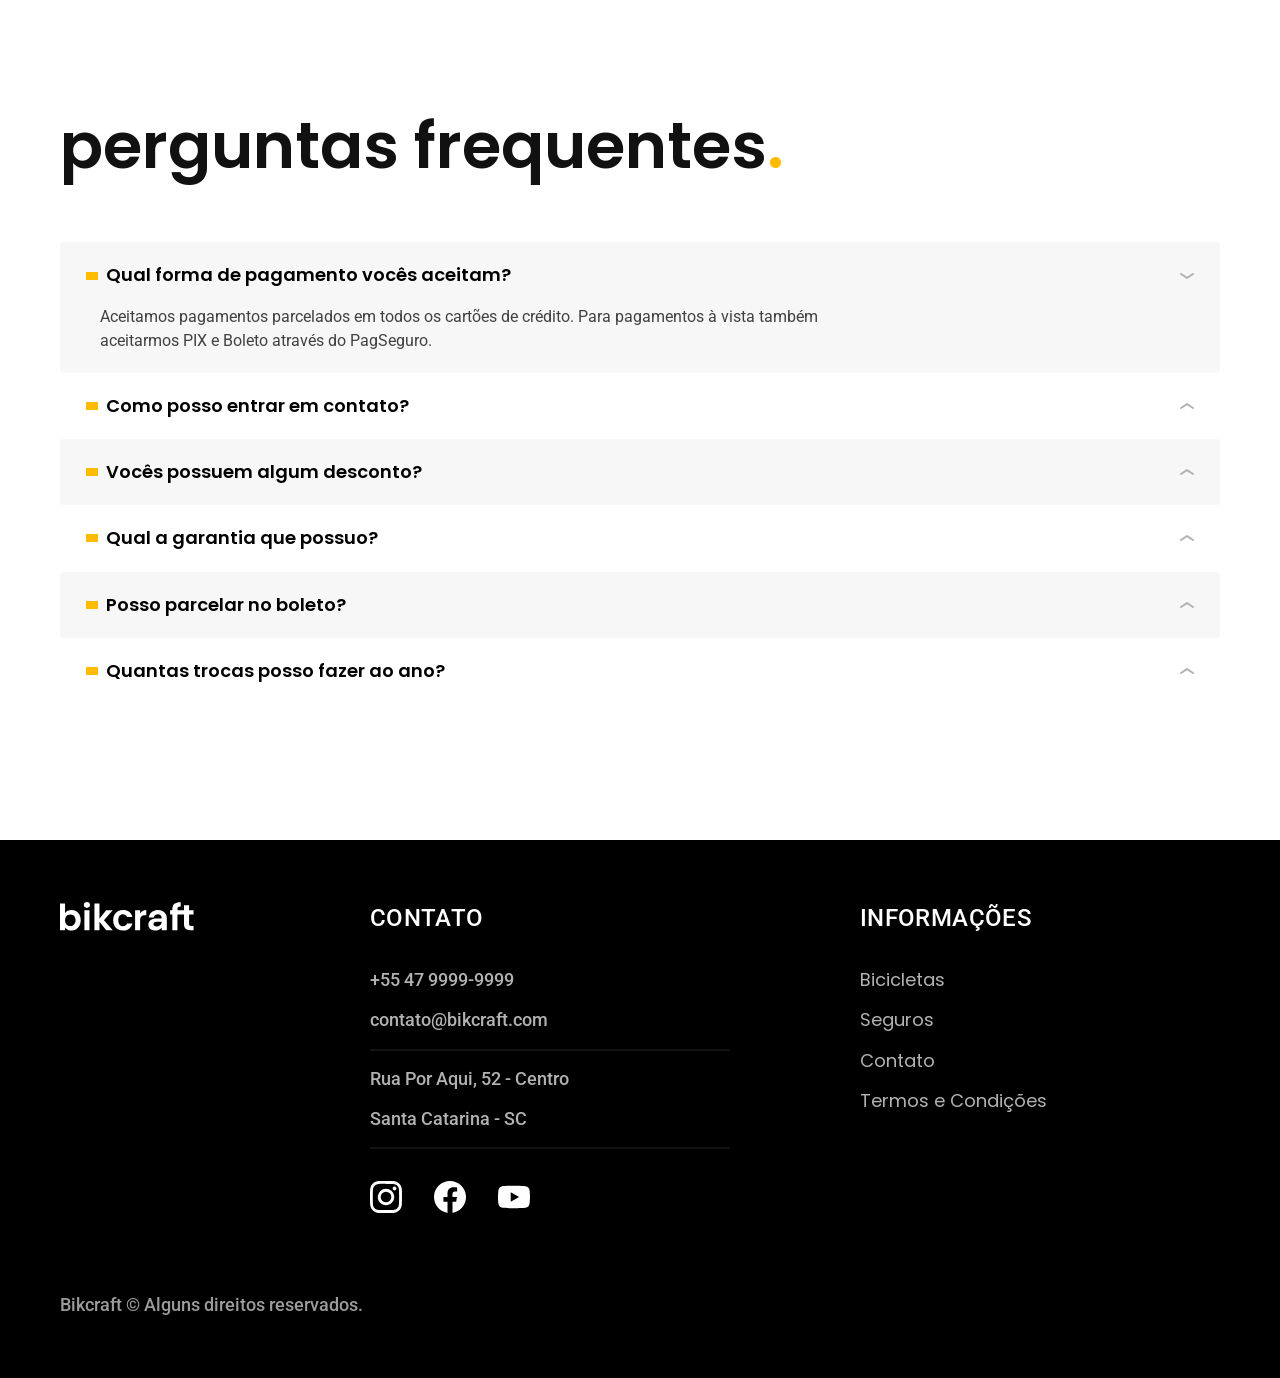
<file: seguros.html>
<!DOCTYPE html>
<html lang="pt-br">

<head>
    <meta charset="UTF-8">
    <meta name="viewport" content="width=device-width, initial-scale=1.0">
    <title>Seguros | Bikcraft</title>
    <meta name="description" content="Seguros.">
    <link rel="preconnect" href="https://fonts.googleapis.com">
    <link rel="preconnect" href="https://fonts.gstatic.com" crossorigin>
    <link href="https://fonts.googleapis.com/css2?family=Poppins:wght@400;600&family=Roboto:wght@400;500&display=swap"
        rel="stylesheet">
    <link rel="icon" type="image/svg+xml" href="./img/favicon/favicon.svg">
    <link rel="preload" type="text/css" href="./css/style.css" as="style">
    <link rel="stylesheet" type="text/css" href="./css/style.css">
    <script type="text/javascript">document.documentElement.classList.add('js')</script>
</head>

<body id="seguros">
    <header class="header-bg">
        <div class="header container">
            <a href="./">
                <img src="./img/bikcraft.svg" alt="Bikcraft">
            </a>

            <nav aria-label="primaria">
                <ul class="header-menu font-1-m cor-0">
                    <li><a href="./bicicletas.html">Bicicletas</a></li>
                    <li><a href="./seguros.html">Seguros</a></li>
                    <li><a href="./contato.html">Contato</a></li>
                </ul>
            </nav>
        </div>
    </header>

    <main class="seguros-bg">
        <div class="titulo-bg">
            <div class="titulo container">
                <p class="font-2-l-b cor-5">Escolha o seguro</p>
                <h1 class="font-1-xxl cor-0">você seguro<span class="cor-p1">.</span></h1>
            </div>
        </div>

        <div class="seguros container">

            <div class="seguros-item fadeInLeft" data-anime="200">
                <h3 class="font-1-xl cor-6">PRATA</h3>
                <span class="font-1-xl cor-0">R$ 199 <span class="font-1-xs cor-6">mensal</span></span>
                <ul class="font-2-m cor-0">
                    <li>Duas trocas por ano</li>
                    <li>Assistência técnica</li>
                    <li>Suporte 08h às 18h</li>
                    <li>Cobertura estadual</li>
                </ul>
                <a class="botao secundario" href="./orcamento.html?tipo=seguro&produto=prata">Inscreva-se</a>
            </div>

            <div class="seguros-item fadeInRight" data-anime="400">
                <h3 class="font-1-xl cor-p1">OURO</h3>
                <span class="font-1-xl cor-0">R$ 299 <span class="font-1-xs cor-6">mensal</span></span>
                <ul class="font-2-m cor-0">
                    <li>Cinco trocas por ano</li>
                    <li>Assistência especial</li>
                    <li>Suporte 24h</li>
                    <li>Cobertura nacional</li>
                    <li>Desconto em parceiros</li>
                    <li>Acesso ao Clube Bikcraft</li>
                </ul>
                <a class="botao" href="./orcamento.html?tipo=seguro&produto=ouro">Inscreva-se</a>
            </div>
        </div>
    </main>

    <article class="vantagens-bg">
        <div class="vantagens container">
            <h2 class="font-1-xxl cor-0">vantagens<span class="cor-p1">.</span></h2>
            <ul>
                <li>
                    <img src="./img/icones/eletrica.svg" alt="">
                    <h3 class="font-1-l cor-0">Reparo Elétrico</h3>
                    <p class="font-2-s cor-5">Garantimos o reparo completo do seu motor em caso de falhas. Sabemos que
                        falhas são raras, mas estamos aqui para caso ocorra.</p>
                </li>
                <li>
                    <img src="./img/icones/carbono.svg" alt="">
                    <h3 class="font-1-l cor-0">Carbono</h3>
                    <p class="font-2-s cor-5">Nossos quadros são feitos para durar para sempre. Mas caso algo ocorra,
                        ficamos felizes em reparar.</p>
                </li>
                <li>
                    <img src="./img/icones/sustentavel.svg" alt="">
                    <h3 class="font-1-l cor-0">Sustentável</h3>
                    <p class="font-2-s cor-5">Trabalhamos com a filosofia de desperdício zero. Qualquer parte defeituosa
                        é reciclada e reutilizada em outro projeto.</p>
                </li>
                <li>
                    <img src="./img/icones/rastreador.svg" alt="">
                    <h3 class="font-1-l cor-0">Rastreador</h3>
                    <p class="font-2-s cor-5">Utilizamos o GPS da sua Bikcraft em conjunto com especialistas em
                        segurança para efetuarmos a recuperação.</p>
                </li>
                <li>
                    <img src="./img/icones/seguro.svg" alt="">
                    <h3 class="font-1-l cor-0">Segurança</h3>
                    <p class="font-2-s cor-5">Com o seguro Bikcraft você pode ficar tranquilo em saber que o seu
                        dinheiro não será perdido em casos de roubo.</p>
                </li>
                <li>
                    <img src="./img/icones/velocidade.svg" alt="">
                    <h3 class="font-1-l cor-0">Rapidez</h3>
                    <p class="font-2-s cor-5">A sua Bikcraft ficará pronta para uso no mesmo dia, caso você traga ela
                        para ser reparada em uma das filiais.</p>
                </li>
            </ul>
        </div>
    </article>

    <article class="perguntas container">
        <h2 class="font-1-xxl">perguntas frequentes<span class="cor-p1">.</span></h2>

        <dl>
            <div>
                <dt><button class="font-1-m-b" aria-controls="pergunta1" aria-expanded="true">Qual forma de pagamento
                        vocês aceitam?</button></dt>
                <dd id="pergunta1" class="font-2-s cor-9 ativa">Aceitamos pagamentos parcelados em todos os cartões de
                    crédito. Para
                    pagamentos à vista também aceitarmos PIX e Boleto através do PagSeguro.</dd>
            </div>
            <div>
                <dt><button class="font-1-m-b" aria-controls="pergunta2" aria-expanded="false">Como posso entrar em
                        contato?</button></dt>
                <dd id="pergunta2" class="font-2-s cor-9">Aceitamos pagamentos parcelados em todos os cartões de
                    crédito. Para
                    pagamentos à vista também aceitarmos PIX e Boleto através do PagSeguro.</dd>
            </div>
            <div>
                <dt><button class="font-1-m-b" aria-controls="pergunta3" aria-expanded="false">Vocês possuem algum
                        desconto?</dt></button>
                <dd id="pergunta3" class="font-2-s cor-9">Aceitamos pagamentos parcelados em todos os cartões de
                    crédito. Para
                    pagamentos à vista também aceitarmos PIX e Boleto através do PagSeguro.</dd>
            </div>
            <div>
                <dt><button class="font-1-m-b" aria-controls="pergunta4" aria-expanded="false">Qual a garantia que
                        possuo?</dt></button>
                <dd id="pergunta4" class="font-2-s cor-9">Aceitamos pagamentos parcelados em todos os cartões de
                    crédito. Para
                    pagamentos à vista também aceitarmos PIX e Boleto através do PagSeguro.</dd>
            </div>
            <div>
                <dt><button class="font-1-m-b" aria-controls="pergunta5" aria-expanded="false">Posso parcelar no boleto?
                </dt></button>
                <dd id="pergunta5" class="font-2-s cor-9">Aceitamos pagamentos parcelados em todos os cartões de
                    crédito. Para
                    pagamentos à vista também aceitarmos PIX e Boleto através do PagSeguro.</dd>
            </div>
            <div>
                <dt><button class="font-1-m-b" aria-controls="pergunta6" aria-expanded="false">Quantas trocas posso
                        fazer ao ano?</dt></button>
                <dd id="pergunta6" class="font-2-s cor-9">Aceitamos pagamentos parcelados em todos os cartões de
                    crédito. Para
                    pagamentos à vista também aceitarmos PIX e Boleto através do PagSeguro.</dd>
            </div>
        </dl>
    </article>

    <footer class="footer-bg">
        <div class="footer container">
            <img src="./img/bikcraft.svg" alt="Bikcraft">
            <div class="footer-contato">
                <h3 class="font-2-l-b cor-0">Contato</h3>
                <ul class="font-2-m cor-5">
                    <li><a href="tel:+552199999999">+55 47 9999-9999</a></li>
                    <li><a href="mailto:contato@bikcraft.com">contato@bikcraft.com</a></li>
                    <li>Rua Por Aqui, 52 - Centro</li>
                    <li>Santa Catarina - SC</li>
                </ul>
                <div class="footer-redes">
                    <a href="./">
                        <img src="./img/redes/instagram.svg" alt="Instagram">
                    </a>
                    <a href="./">
                        <img src="./img/redes/facebook.svg" alt="Facebook">
                    </a>
                    <a href="./">
                        <img src="./img/redes/youtube.svg" alt="Youtube">
                    </a>
                </div>
            </div>
            <div class="footer-informacoes">
                <h3 class="font-2-l-b cor-0">Informações</h3>
                <nav>
                    <ul class="font-1-m cor-5">
                        <li><a href="./bicicletas.html">Bicicletas</a></li>
                        <li><a href="./seguros.html">Seguros</a></li>
                        <li><a href="./contato.html">Contato</a></li>
                        <li><a href="./termos.html">Termos e Condições</a></li>
                    </ul>
                </nav>
            </div>
            <p class="footer-copy font-2-m cor-6">Bikcraft © Alguns direitos reservados.</p>
        </div>
    </footer>
    <script type="text/javascript" src="js/plugins/simple-anime.js"></script>
    <script type="text/javascript" src="./js/script.js"></script>
</body>

</html>
</file>
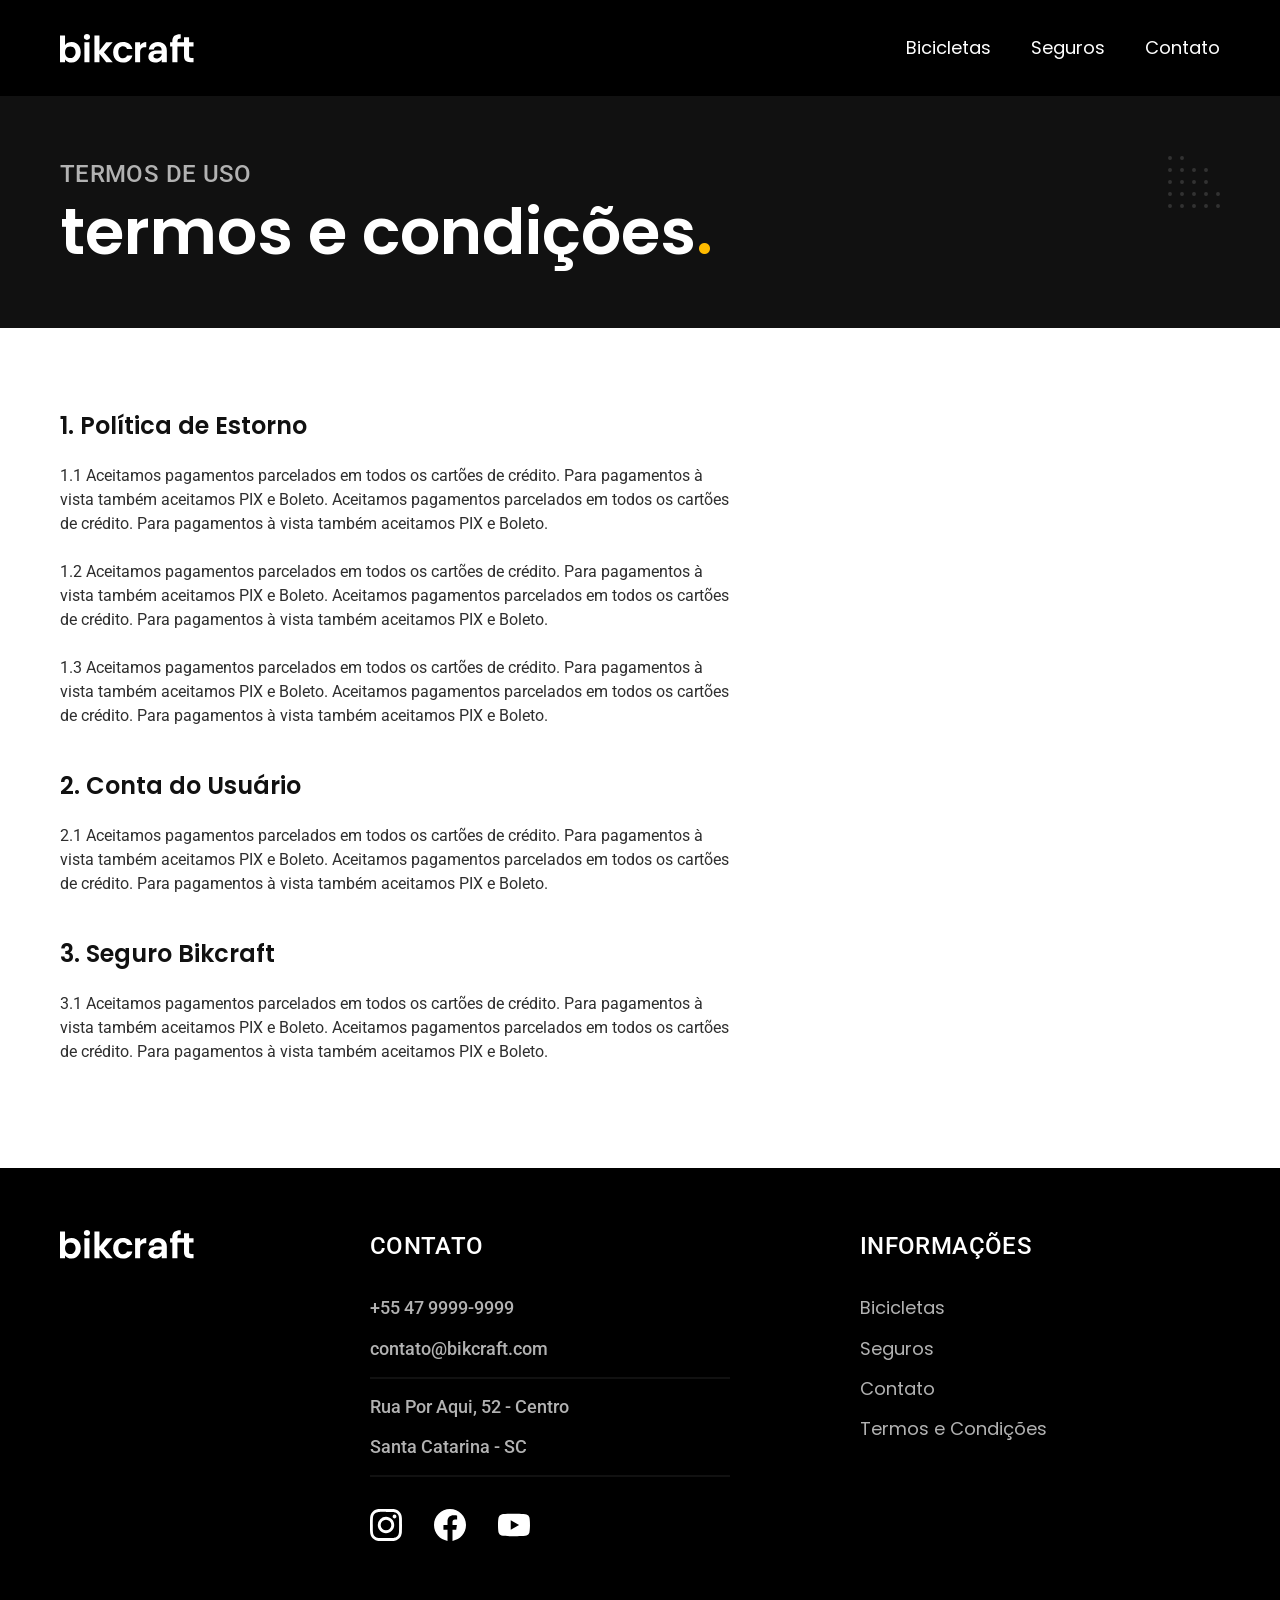
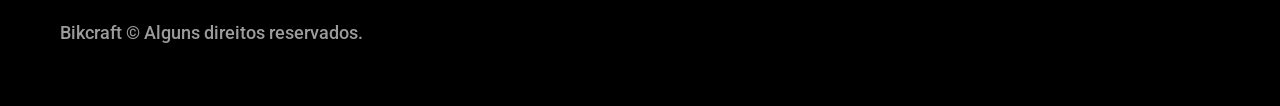
<file: termos.html>
<!DOCTYPE html>
<html lang="pt-br">

<head>
    <meta charset="UTF-8">
    <meta name="viewport" content="width=device-width, initial-scale=1.0">
    <title>Termos e Condições | Bikcraft</title>
    <meta name="description" content="Termos e condições.">
    <link rel="preconnect" href="https://fonts.googleapis.com">
    <link rel="preconnect" href="https://fonts.gstatic.com" crossorigin>
    <link href="https://fonts.googleapis.com/css2?family=Poppins:wght@400;600&family=Roboto:wght@400;500&display=swap"
        rel="stylesheet">
    <link rel="icon" type="image/svg+xml" href="./img/favicon/favicon.svg">
    <link rel="preload" type="text/css" href="./css/style.css" as="style">
    <link rel="stylesheet" type="text/css" href="./css/style.css">
    <script type="text/javascript">document.documentElement.classList.add('js')</script>
</head>

<body id="termos">
    <header class="header-bg">
        <div class="header container">
            <a href="./">
                <img src="./img/bikcraft.svg" alt="Bikcraft">
            </a>

            <nav aria-label="primaria">
                <ul class="header-menu font-1-m cor-0">
                    <li><a href="./bicicletas.html">Bicicletas</a></li>
                    <li><a href="./seguros.html">Seguros</a></li>
                    <li><a href="./contato.html">Contato</a></li>
                </ul>
            </nav>
        </div>
    </header>

    <main>
        <div class="titulo-bg">
            <div class="titulo container">
                <p class="font-2-l-b cor-5">Termos de uso</p>
                <h1 class="font-1-xxl cor-0">termos e condições<span class="cor-p1">.</span></h1>
            </div>
        </div>

        <div class="termos font-2-s cor-10 container">
            <h2 class="font-1-l cor-11">1. Política de Estorno</h2>
            <p>1.1 Aceitamos pagamentos parcelados em todos os cartões de crédito. Para pagamentos à vista também
                aceitamos PIX e Boleto. Aceitamos pagamentos parcelados em todos os cartões de crédito. Para pagamentos
                à vista também aceitamos PIX e Boleto.</p>
            <p>1.2 Aceitamos pagamentos parcelados em todos os cartões de crédito. Para pagamentos à vista também
                aceitamos PIX e Boleto. Aceitamos pagamentos parcelados em todos os cartões de crédito. Para pagamentos
                à vista também aceitamos PIX e Boleto.</p>
            <p>1.3 Aceitamos pagamentos parcelados em todos os cartões de crédito. Para pagamentos à vista também
                aceitamos PIX e Boleto. Aceitamos pagamentos parcelados em todos os cartões de crédito. Para pagamentos
                à vista também aceitamos PIX e Boleto.</p>
            <h2 class="font-1-l cor-11">2. Conta do Usuário</h2>
            <p>2.1 Aceitamos pagamentos parcelados em todos os cartões de crédito. Para pagamentos à vista também
                aceitamos PIX e Boleto. Aceitamos pagamentos parcelados em todos os cartões de crédito. Para pagamentos
                à vista também aceitamos PIX e Boleto.</p>
            <h2 class="font-1-l cor-11">3. Seguro Bikcraft</h2>
            <p>3.1 Aceitamos pagamentos parcelados em todos os cartões de crédito. Para pagamentos à vista também
                aceitamos PIX e Boleto. Aceitamos pagamentos parcelados em todos os cartões de crédito. Para pagamentos
                à vista também aceitamos PIX e Boleto.</p>
        </div>
    </main>

    <footer class="footer-bg">
        <div class="footer container">
            <img src="./img/bikcraft.svg" alt="Bikcraft">
            <div class="footer-contato">
                <h3 class="font-2-l-b cor-0">Contato</h3>
                <ul class="font-2-m cor-5">
                    <li><a href="tel:+552199999999">+55 47 9999-9999</a></li>
                    <li><a href="mailto:contato@bikcraft.com">contato@bikcraft.com</a></li>
                    <li>Rua Por Aqui, 52 - Centro</li>
                    <li>Santa Catarina - SC</li>
                </ul>
                <div class="footer-redes">
                    <a href="./">
                        <img src="./img/redes/instagram.svg" alt="Instagram">
                    </a>
                    <a href="./">
                        <img src="./img/redes/facebook.svg" alt="Facebook">
                    </a>
                    <a href="./">
                        <img src="./img/redes/youtube.svg" alt="Youtube">
                    </a>
                </div>
            </div>
            <div class="footer-informacoes">
                <h3 class="font-2-l-b cor-0">Informações</h3>
                <nav>
                    <ul class="font-1-m cor-5">
                        <li><a href="./bicicletas.html">Bicicletas</a></li>
                        <li><a href="./seguros.html">Seguros</a></li>
                        <li><a href="./contato.html">Contato</a></li>
                        <li><a href="./termos.html">Termos e Condições</a></li>
                    </ul>
                </nav>
            </div>
            <p class="footer-copy font-2-m cor-6">Bikcraft © Alguns direitos reservados.</p>
        </div>
    </footer>
    <script type="text/javascript" src="./js/script.js"></script>
</body>

</html>
</file>
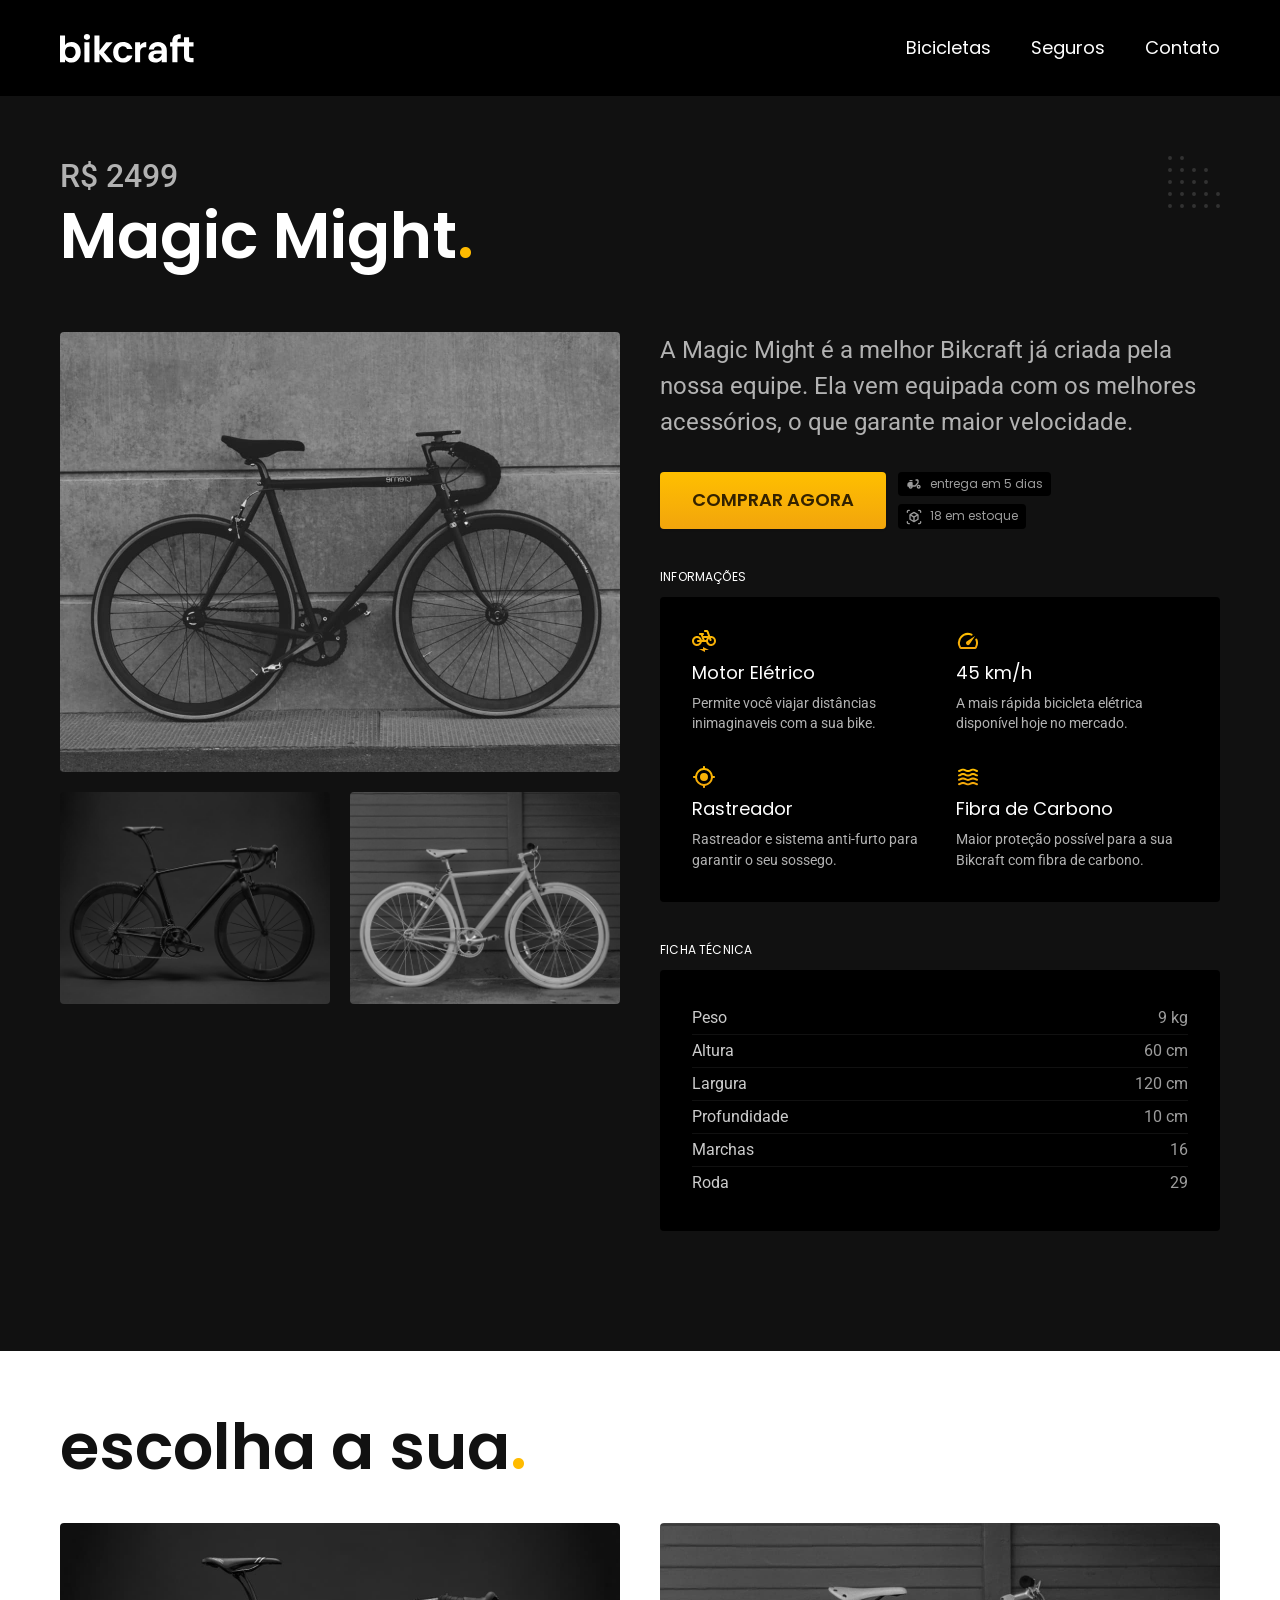
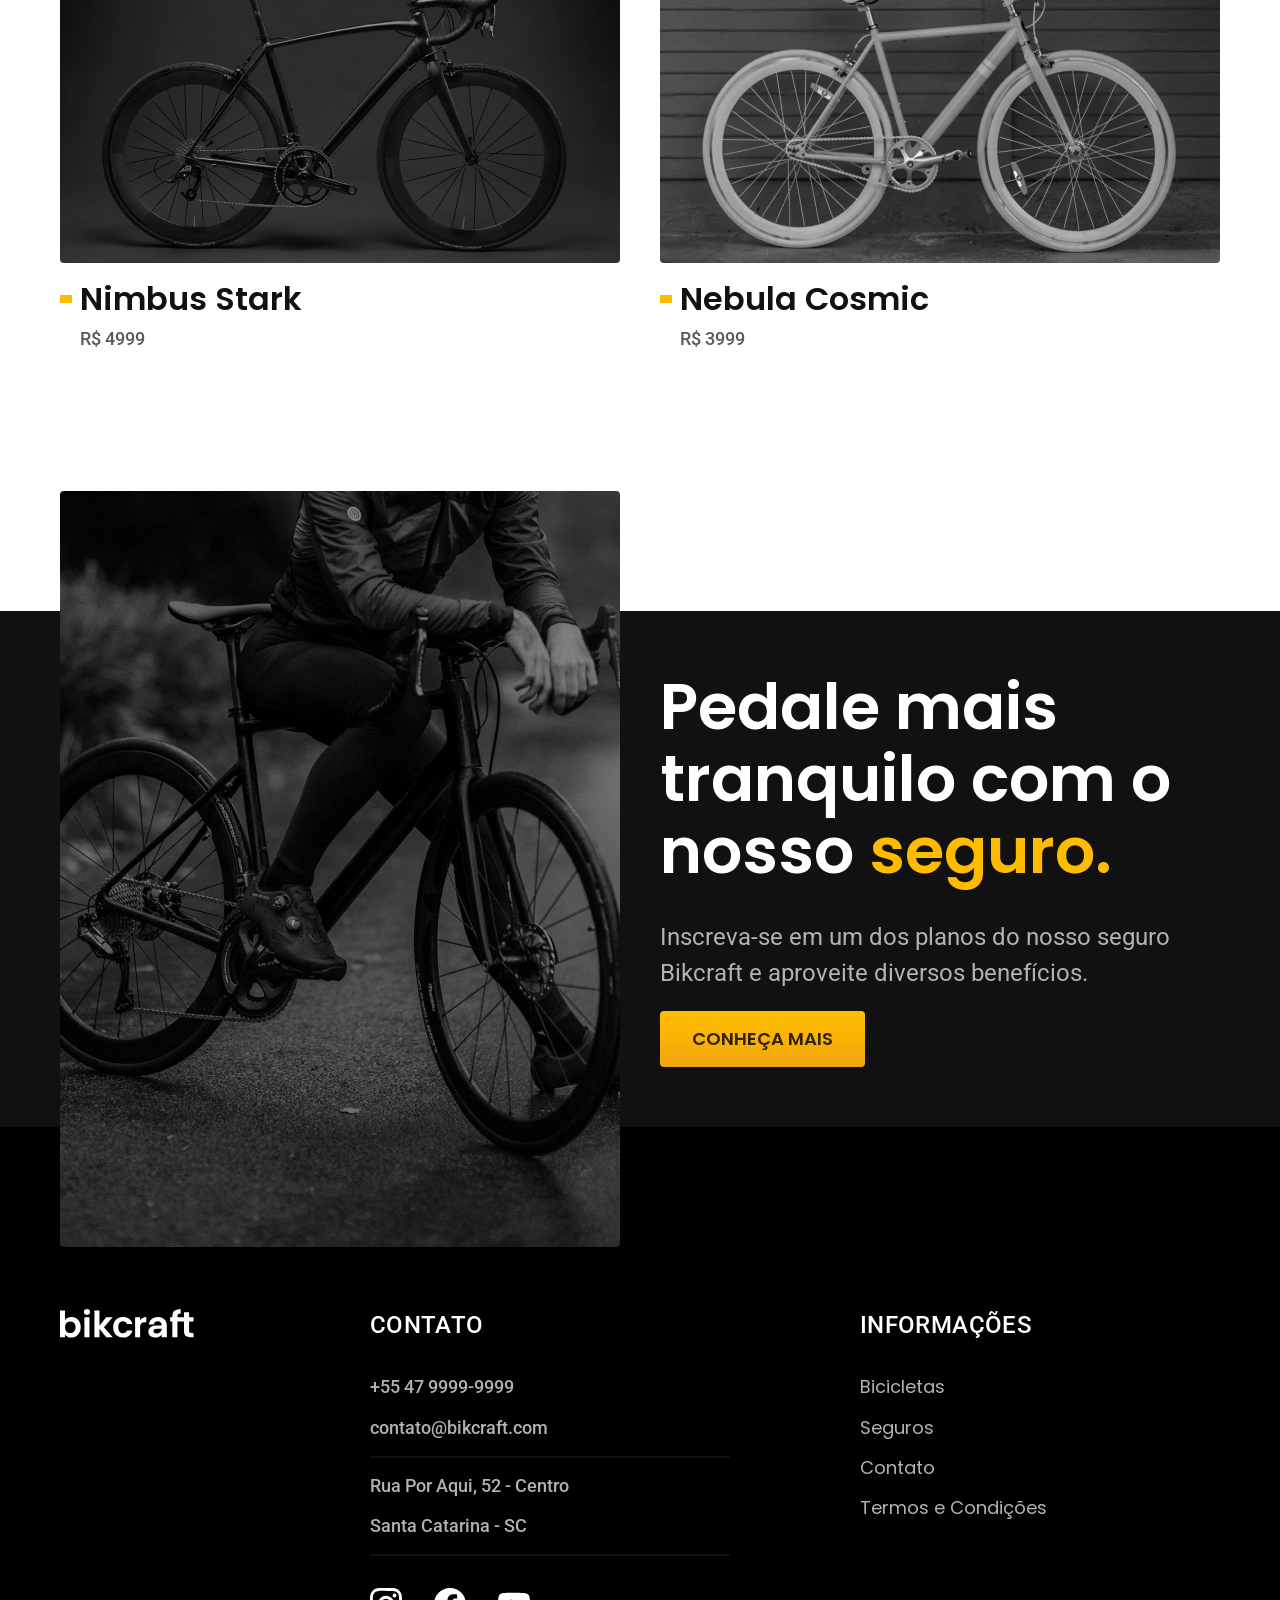
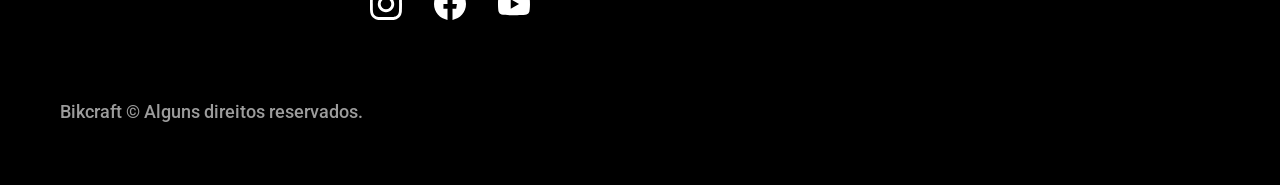
<file: bicicletas/magic.html>
<!DOCTYPE html>
<html lang="pt-br">

<head>
    <meta charset="UTF-8">
    <meta name="viewport" content="width=device-width, initial-scale=1.0">
    <title>Magic | Bikcraft</title>
    <meta name="description" content="Magic.">
    <link rel="preconnect" href="https://fonts.googleapis.com">
    <link rel="preconnect" href="https://fonts.gstatic.com" crossorigin>
    <link href="https://fonts.googleapis.com/css2?family=Poppins:wght@400;600&family=Roboto:wght@400;500&display=swap"
        rel="stylesheet">
    <link rel="icon" type="image/svg+xml" href="../img/favicon/favicon.svg">
    <link rel="preload" type="text/css" href="../css/style.css" as="style">
    <link rel="stylesheet" type="text/css" href="../css/style.css">
    <script type="text/javascript">document.documentElement.classList.add('js')</script>
</head>

<body id="bicicleta">
    <header class="header-bg">
        <div class="header container">
            <a href="../">
                <img src="../img/bikcraft.svg" alt="Bikcraft">
            </a>

            <nav aria-label="primaria">
                <ul class="header-menu font-1-m cor-0">
                    <li><a href="../bicicletas.html">Bicicletas</a></li>
                    <li><a href="../seguros.html">Seguros</a></li>
                    <li><a href="../contato.html">Contato</a></li>
                </ul>
            </nav>
        </div>
    </header>

    <main class="titulo-bg">
        <div>
            <div class="titulo container">
                <p class="font-2-xl cor-5">R$ 2499</p>
                <h1 class="font-1-xxl cor-0">Magic Might<span class="cor-p1">.</span></h1>
            </div>
        </div>
        <div class="bicicleta container">
            <div class="bicicleta-imagens">
                <img src="../img/bicicleta/nimbus2.jpg" data-page="magic.html" alt="Magic Might">
                <img src="../img/bicicleta/nimbus1.jpg" data-page="nimbus.html" alt="Nimbus Stark">
                <img src="../img/bicicleta/nimbus3.jpg" data-page="nebula.html" alt="Nebula Cosmic">
            </div>
            <div class="bicicleta-conteudo">
                <p class="font-2-l cor-5">A Magic Might é a melhor Bikcraft já criada pela nossa equipe. Ela vem
                    equipada com os melhores acessórios, o que garante maior velocidade.</p>
                <div class="bicicleta-comprar">
                    <a class="botao" href="../orcamento.html?tipo=bikcraft&produto=magic">Comprar Agora</a>
                    <span class="font-1-xs cor-6"><img src="../img/icones/entrega.svg" alt=""> entrega em 5 dias</span>
                    <span class="font-1-xs cor-6"><img src="../img/icones/estoque.svg" alt=""> 18 em estoque</span>
                </div>

                <h2 class="font-1-xs cor-0">Informações</h2>
                <ul class="bicicleta-informacoes">
                    <li>
                        <img src="../img/icones/eletrica.svg" alt="">
                        <h3 class="font-1-m cor-0">Motor Elétrico</h3>
                        <p class="font-2-xs cor-5">Permite você viajar distâncias inimaginaveis com a sua bike.</p>
                    </li>
                    <li>
                        <img src="../img/icones/velocidade.svg" alt="">
                        <h3 class="font-1-m cor-0">45 km/h</h3>
                        <p class="font-2-xs cor-5">A mais rápida bicicleta elétrica disponível hoje no mercado.</p>
                    </li>
                    <li>
                        <img src="../img/icones/rastreador.svg" alt="">
                        <h3 class="font-1-m cor-0">Rastreador</h3>
                        <p class="font-2-xs cor-5">Rastreador e sistema anti-furto para garantir o seu sossego.</p>
                    </li>
                    <li>
                        <img src="../img/icones/carbono.svg" alt="">
                        <h3 class="font-1-m cor-0">Fibra de Carbono</h3>
                        <p class="font-2-xs cor-5">Maior proteção possível para a sua Bikcraft com fibra de carbono.</p>
                    </li>
                </ul>
                <h2 class="font-1-xs cor-0">Ficha Técnica</h2>
                <ul class="bicicleta-ficha font-2-s cor-4">
                    <li>Peso <span>9 kg</span></li>
                    <li>Altura <span>60 cm</span></li>
                    <li>Largura <span>120 cm</span></li>
                    <li>Profundidade <span>10 cm</span></li>
                    <li>Marchas <span>16</span></li>
                    <li>Roda <span>29</span></li>
                </ul>
            </div>
        </div>
    </main>

    <article class="bicicletas-lista container">
        <h2 class="font-1-xxl">escolha a sua<span class="cor-p1">.</span></h2>

        <ul>
            <li>
                <a href="./nimbus.html">
                    <img src="../img/bicicletas/nimbus.jpg" alt="Bicicleta preta">
                    <h3 class="font-1-xl">Nimbus Stark</h3>
                    <span class="font-2-m cor-8">R$ 4999</span>
                </a>
            </li>
            <li>
                <a href="./nebula.html">
                    <img src="../img/bicicletas/nebula.jpg" alt="Bicicleta preta">
                    <h3 class="font-1-xl">Nebula Cosmic</h3>
                    <span class="font-2-m cor-8">R$ 3999</span>
                </a>
            </li>
        </ul>
    </article>

    <article class="seguro-bg">
        <div class="seguro container">
            <div class="seguro-imagem">
                <img src="../img/fotos/seguros.jpg" alt="Pessoa parada em cima de uma bicicleta.">
            </div>
            <div class="seguro-conteudo">
                <h2 class="font-1-xxl cor-0">Pedale mais tranquilo com o nosso <span class="cor-p1">seguro.</span></h2>
                <p class="font-2-l cor-5">Inscreva-se em um dos planos do nosso seguro Bikcraft e aproveite diversos
                    benefícios.</p>
                <a class="botao" href="../seguros.html">Conheça Mais</a>
            </div>
        </div>
    </article>

    <footer class="footer-bg">
        <div class="footer container">
            <img src="../img/bikcraft.svg" alt="Bikcraft">
            <div class="footer-contato">
                <h3 class="font-2-l-b cor-0">Contato</h3>
                <ul class="font-2-m cor-5">
                    <li><a href="tel:+552199999999">+55 47 9999-9999</a></li>
                    <li><a href="mailto:contato@bikcraft.com">contato@bikcraft.com</a></li>
                    <li>Rua Por Aqui, 52 - Centro</li>
                    <li>Santa Catarina - SC</li>
                </ul>
                <div class="footer-redes">
                    <a href="../">
                        <img src="../img/redes/instagram.svg" alt="Instagram">
                    </a>
                    <a href="../">
                        <img src="../img/redes/facebook.svg" alt="Facebook">
                    </a>
                    <a href="../">
                        <img src="../img/redes/youtube.svg" alt="Youtube">
                    </a>
                </div>
            </div>
            <div class="footer-informacoes">
                <h3 class="font-2-l-b cor-0">Informações</h3>
                <nav>
                    <ul class="font-1-m cor-5">
                        <li><a href="../bicicletas.html">Bicicletas</a></li>
                        <li><a href="../seguros.html">Seguros</a></li>
                        <li><a href="../contato.html">Contato</a></li>
                        <li><a href="../termos.html">Termos e Condições</a></li>
                    </ul>
                </nav>
            </div>
            <p class="footer-copy font-2-m cor-6">Bikcraft © Alguns direitos reservados.</p>
        </div>
    </footer>
    <script type="text/javascript" src="../js/script.js"></script>
</body>

</html>
</file>
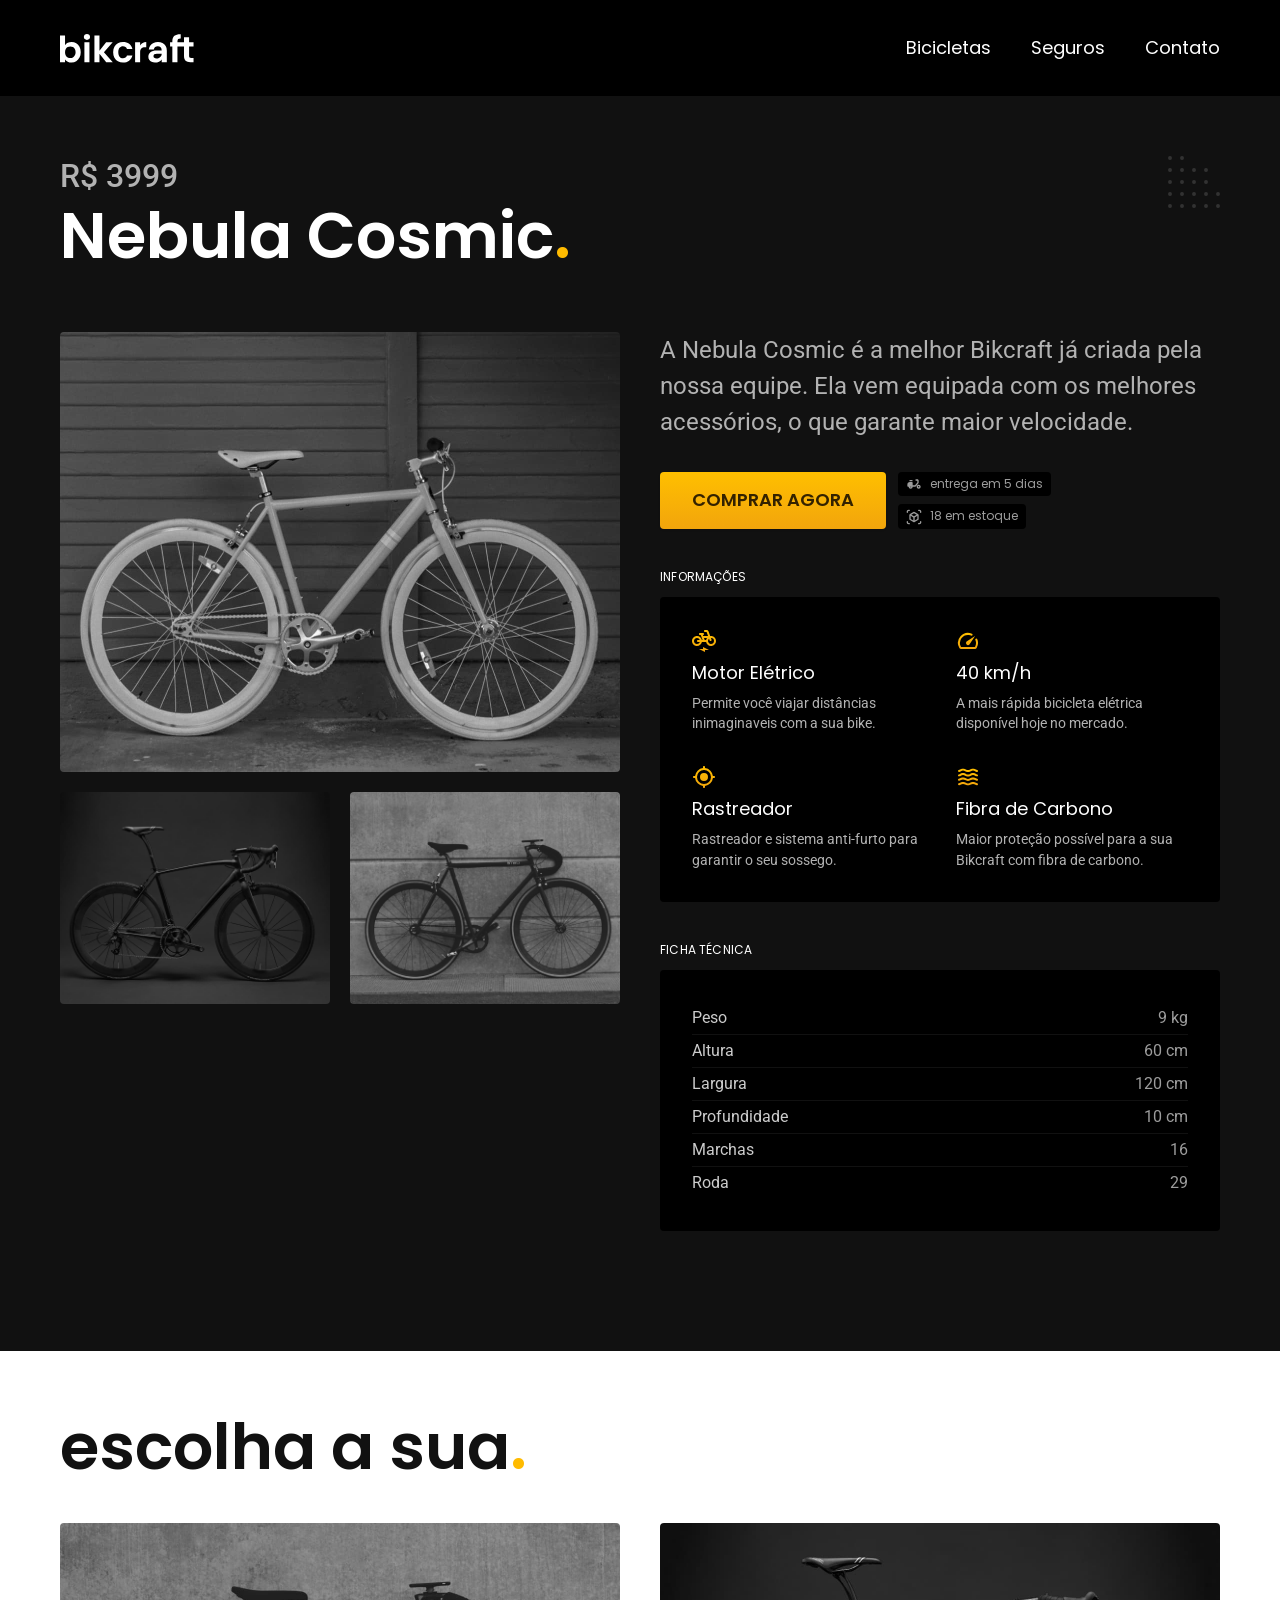
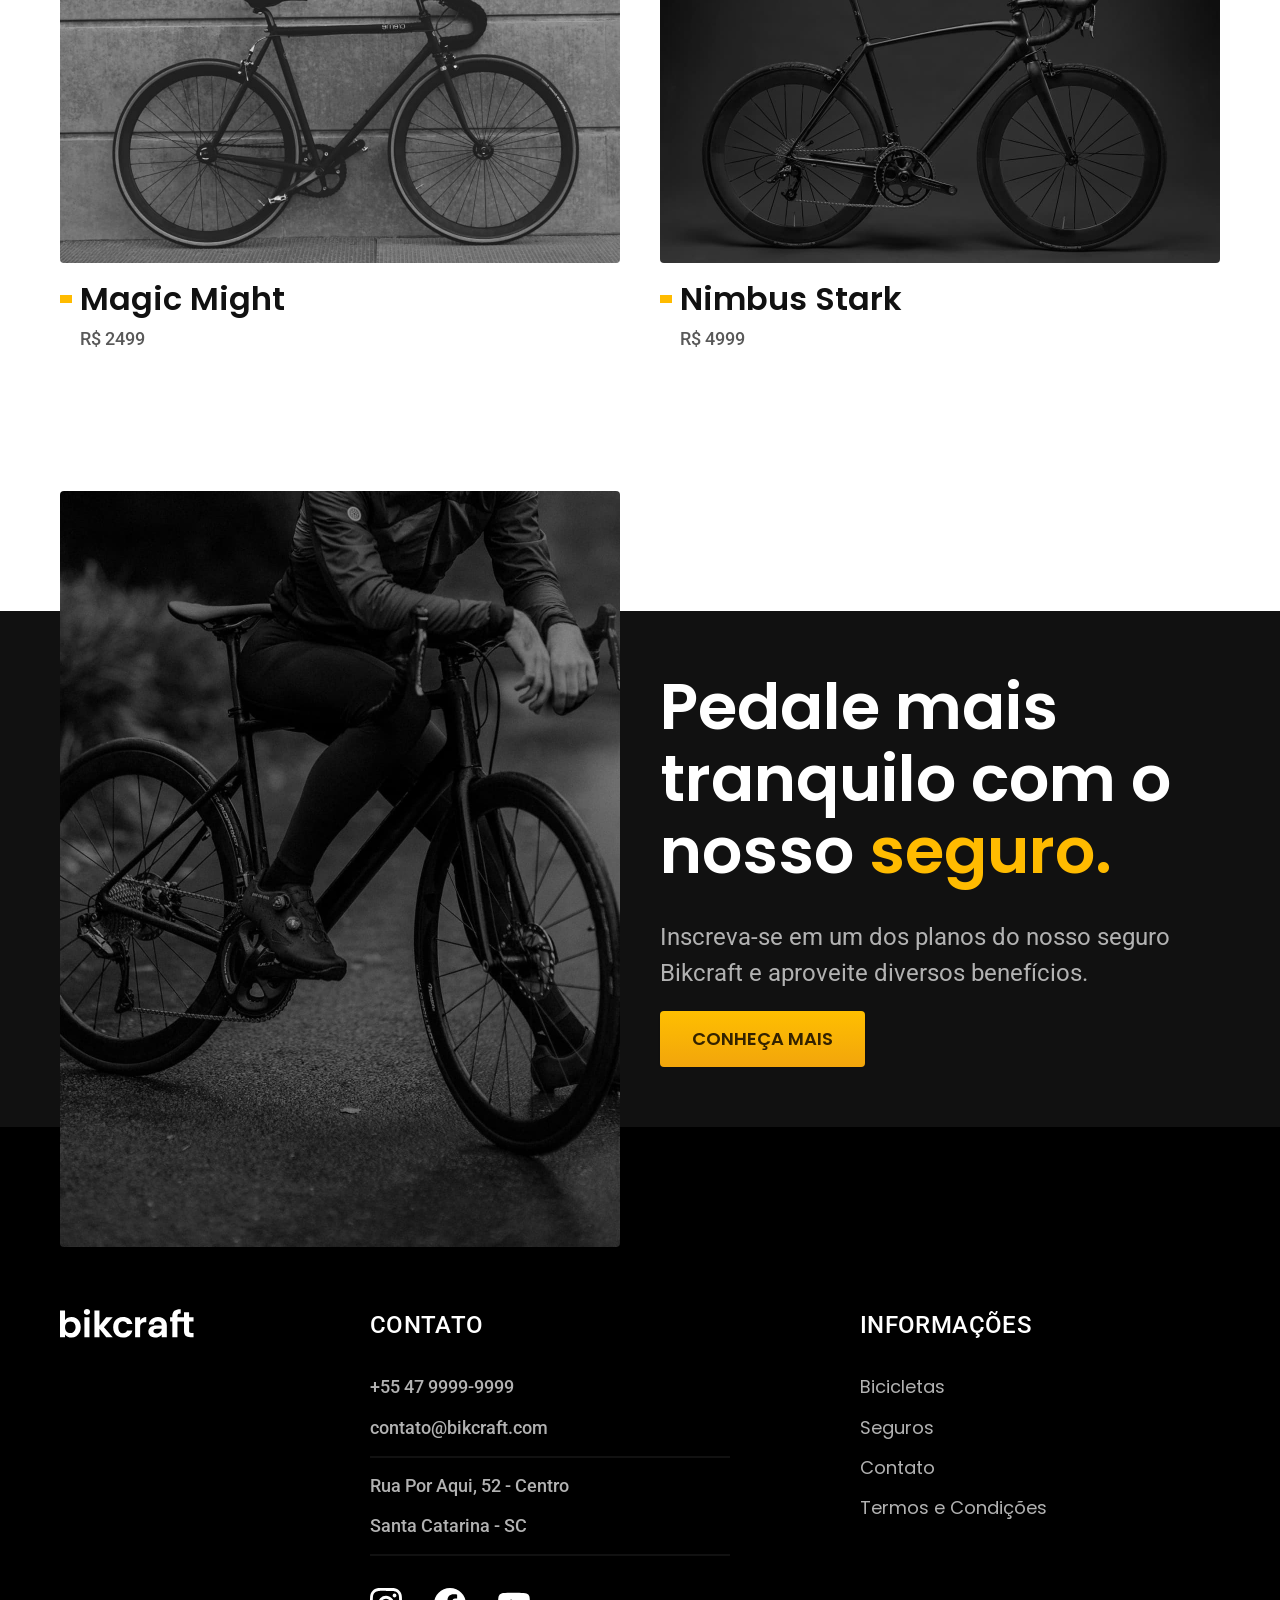
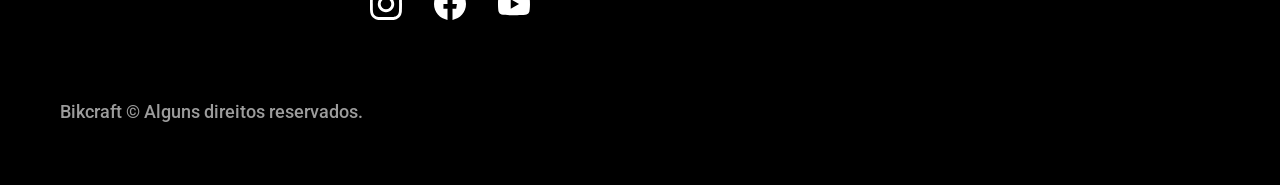
<file: bicicletas/nebula.html>
<!DOCTYPE html>
<html lang="pt-br">

<head>
    <meta charset="UTF-8">
    <meta name="viewport" content="width=device-width, initial-scale=1.0">
    <title>Nebula | Bikcraft</title>
    <meta name="description" content="Nebula.">
    <link rel="preconnect" href="https://fonts.googleapis.com">
    <link rel="preconnect" href="https://fonts.gstatic.com" crossorigin>
    <link href="https://fonts.googleapis.com/css2?family=Poppins:wght@400;600&family=Roboto:wght@400;500&display=swap"
        rel="stylesheet">
    <link rel="icon" type="image/svg+xml" href="../img/favicon/favicon.svg">
    <link rel="preload" type="text/css" href="../css/style.css" as="style">
    <link rel="stylesheet" type="text/css" href="../css/style.css">
    <script type="text/javascript">document.documentElement.classList.add('js')</script>
</head>

<body id="bicicleta">
    <header class="header-bg">
        <div class="header container">
            <a href="../">
                <img src="../img/bikcraft.svg" alt="Bikcraft">
            </a>

            <nav aria-label="primaria">
                <ul class="header-menu font-1-m cor-0">
                    <li><a href="../bicicletas.html">Bicicletas</a></li>
                    <li><a href="../seguros.html">Seguros</a></li>
                    <li><a href="../contato.html">Contato</a></li>
                </ul>
            </nav>
        </div>
    </header>

    <main class="titulo-bg">
        <div>
            <div class="titulo container">
                <p class="font-2-xl cor-5">R$ 3999</p>
                <h1 class="font-1-xxl cor-0">Nebula Cosmic<span class="cor-p1">.</span></h1>
            </div>
        </div>
        <div class="bicicleta container">
            <div class="bicicleta-imagens">
                <img src="../img/bicicleta/nimbus3.jpg" data-page="nebula.html" alt="Nebula Cosmic">
                <img src="../img/bicicleta/nimbus1.jpg" data-page="nimbus.html" alt="Nimbus Stark">
                <img src="../img/bicicleta/nimbus2.jpg" data-page="magic.html" alt="Magic Might">
            </div>
            <div class="bicicleta-conteudo">
                <p class="font-2-l cor-5">A Nebula Cosmic é a melhor Bikcraft já criada pela nossa equipe. Ela vem
                    equipada com os melhores acessórios, o que garante maior velocidade.</p>
                <div class="bicicleta-comprar">
                    <a class="botao" href="../orcamento.html?tipo=bikcraft&produto=nebula">Comprar Agora</a>
                    <span class="font-1-xs cor-6"><img src="../img/icones/entrega.svg" alt=""> entrega em 5 dias</span>
                    <span class="font-1-xs cor-6"><img src="../img/icones/estoque.svg" alt=""> 18 em estoque</span>
                </div>

                <h2 class="font-1-xs cor-0">Informações</h2>
                <ul class="bicicleta-informacoes">
                    <li>
                        <img src="../img/icones/eletrica.svg" alt="">
                        <h3 class="font-1-m cor-0">Motor Elétrico</h3>
                        <p class="font-2-xs cor-5">Permite você viajar distâncias inimaginaveis com a sua bike.</p>
                    </li>
                    <li>
                        <img src="../img/icones/velocidade.svg" alt="">
                        <h3 class="font-1-m cor-0">40 km/h</h3>
                        <p class="font-2-xs cor-5">A mais rápida bicicleta elétrica disponível hoje no mercado.</p>
                    </li>
                    <li>
                        <img src="../img/icones/rastreador.svg" alt="">
                        <h3 class="font-1-m cor-0">Rastreador</h3>
                        <p class="font-2-xs cor-5">Rastreador e sistema anti-furto para garantir o seu sossego.</p>
                    </li>
                    <li>
                        <img src="../img/icones/carbono.svg" alt="">
                        <h3 class="font-1-m cor-0">Fibra de Carbono</h3>
                        <p class="font-2-xs cor-5">Maior proteção possível para a sua Bikcraft com fibra de carbono.</p>
                    </li>
                </ul>
                <h2 class="font-1-xs cor-0">Ficha Técnica</h2>
                <ul class="bicicleta-ficha font-2-s cor-4">
                    <li>Peso <span>9 kg</span></li>
                    <li>Altura <span>60 cm</span></li>
                    <li>Largura <span>120 cm</span></li>
                    <li>Profundidade <span>10 cm</span></li>
                    <li>Marchas <span>16</span></li>
                    <li>Roda <span>29</span></li>
                </ul>
            </div>
        </div>
    </main>

    <article class="bicicletas-lista container">
        <h2 class="font-1-xxl">escolha a sua<span class="cor-p1">.</span></h2>

        <ul>
            <li>
                <a href="./magic.html">
                    <img src="../img/bicicletas/magic.jpg" alt="Bicicleta preta">
                    <h3 class="font-1-xl">Magic Might</h3>
                    <span class="font-2-m cor-8">R$ 2499</span>
                </a>
            </li>
            <li>
                <a href="./nimbus.html">
                    <img src="../img/bicicletas/nimbus.jpg" alt="Bicicleta preta">
                    <h3 class="font-1-xl">Nimbus Stark</h3>
                    <span class="font-2-m cor-8">R$ 4999</span>
                </a>
            </li>
        </ul>
    </article>

    <article class="seguro-bg">
        <div class="seguro container">
            <div class="seguro-imagem">
                <img src="../img/fotos/seguros.jpg" alt="Pessoa parada em cima de uma bicicleta.">
            </div>
            <div class="seguro-conteudo">
                <h2 class="font-1-xxl cor-0">Pedale mais tranquilo com o nosso <span class="cor-p1">seguro.</span></h2>
                <p class="font-2-l cor-5">Inscreva-se em um dos planos do nosso seguro Bikcraft e aproveite diversos
                    benefícios.</p>
                <a class="botao" href="../seguros.html">Conheça Mais</a>
            </div>
        </div>
    </article>

    <footer class="footer-bg">
        <div class="footer container">
            <img src="../img/bikcraft.svg" alt="Bikcraft">
            <div class="footer-contato">
                <h3 class="font-2-l-b cor-0">Contato</h3>
                <ul class="font-2-m cor-5">
                    <li><a href="tel:+552199999999">+55 47 9999-9999</a></li>
                    <li><a href="mailto:contato@bikcraft.com">contato@bikcraft.com</a></li>
                    <li>Rua Por Aqui, 52 - Centro</li>
                    <li>Santa Catarina - SC</li>
                </ul>
                <div class="footer-redes">
                    <a href="../">
                        <img src="../img/redes/instagram.svg" alt="Instagram">
                    </a>
                    <a href="../">
                        <img src="../img/redes/facebook.svg" alt="Facebook">
                    </a>
                    <a href="../">
                        <img src="../img/redes/youtube.svg" alt="Youtube">
                    </a>
                </div>
            </div>
            <div class="footer-informacoes">
                <h3 class="font-2-l-b cor-0">Informações</h3>
                <nav>
                    <ul class="font-1-m cor-5">
                        <li><a href="../bicicletas.html">Bicicletas</a></li>
                        <li><a href="../seguros.html">Seguros</a></li>
                        <li><a href="../contato.html">Contato</a></li>
                        <li><a href="../termos.html">Termos e Condições</a></li>
                    </ul>
                </nav>
            </div>
            <p class="footer-copy font-2-m cor-6">Bikcraft © Alguns direitos reservados.</p>
        </div>
    </footer>
    <script type="text/javascript" src="../js/script.js"></script>
</body>

</html>
</file>
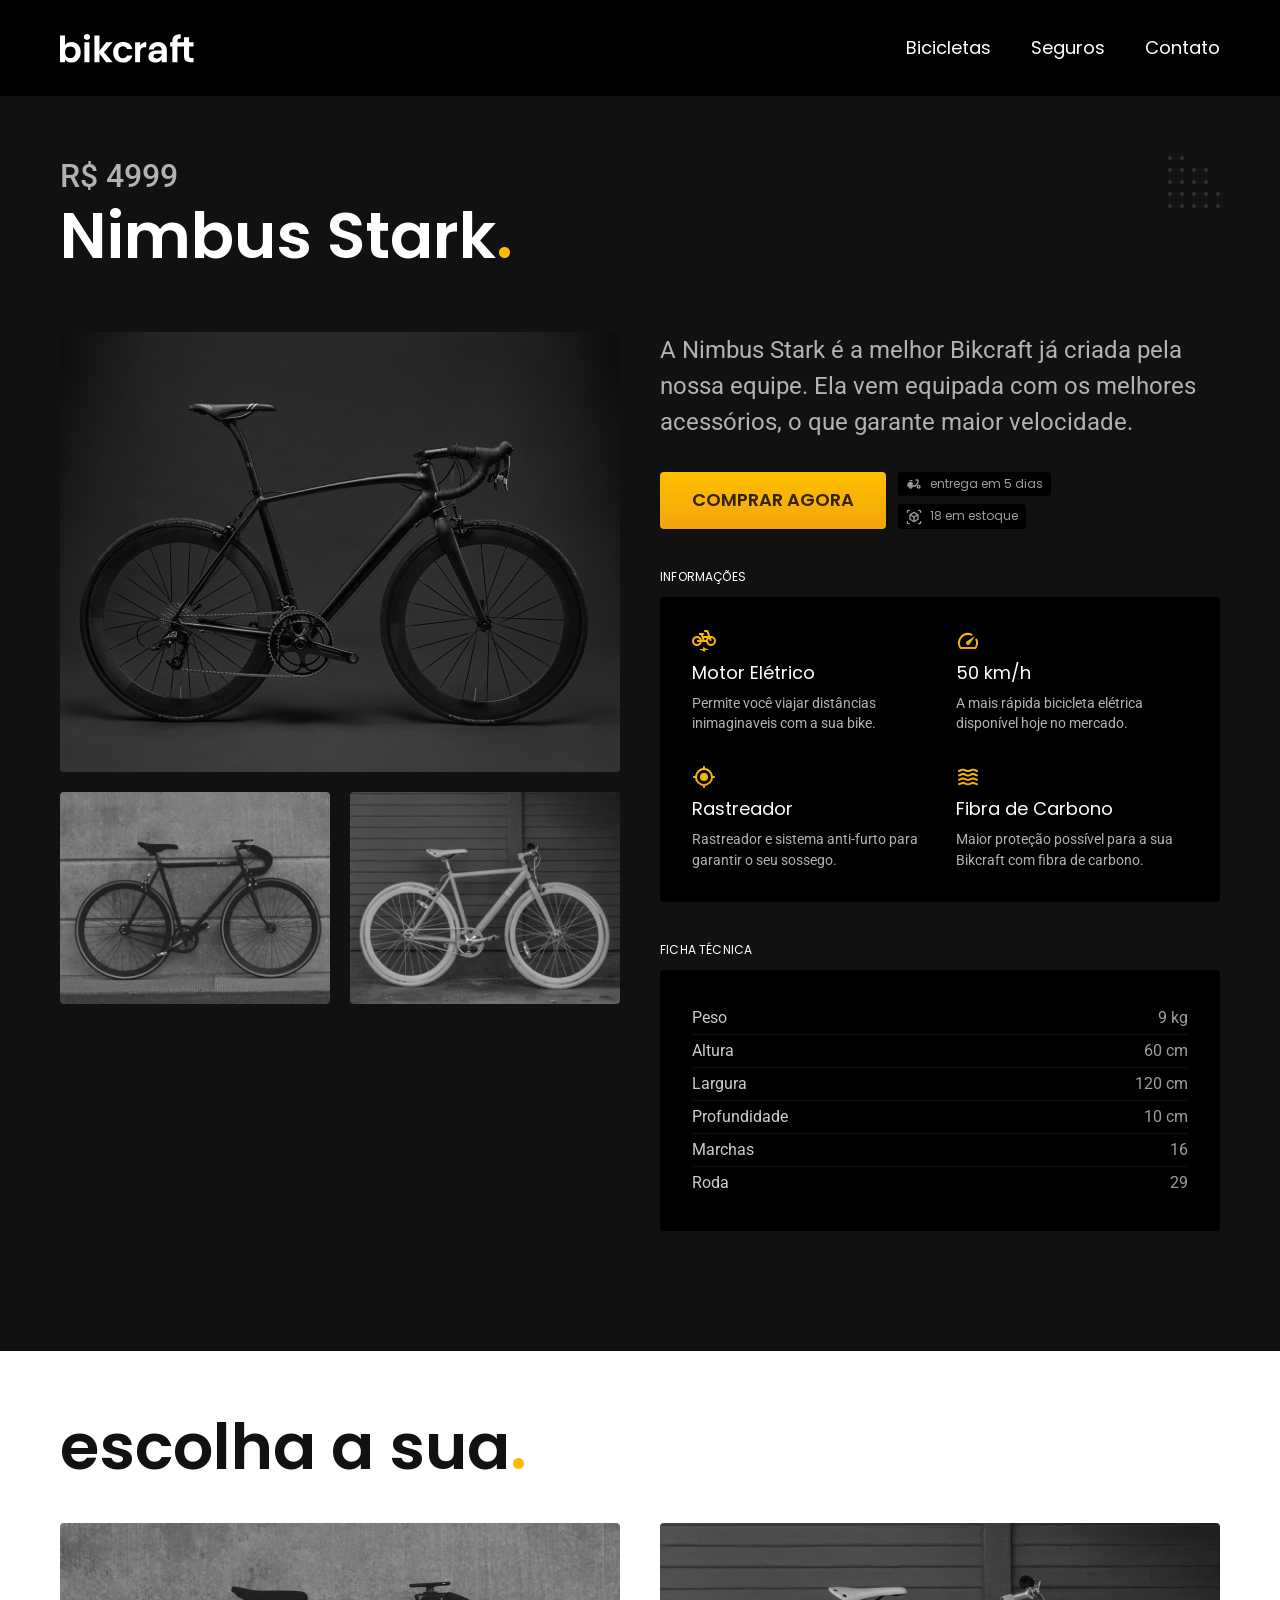
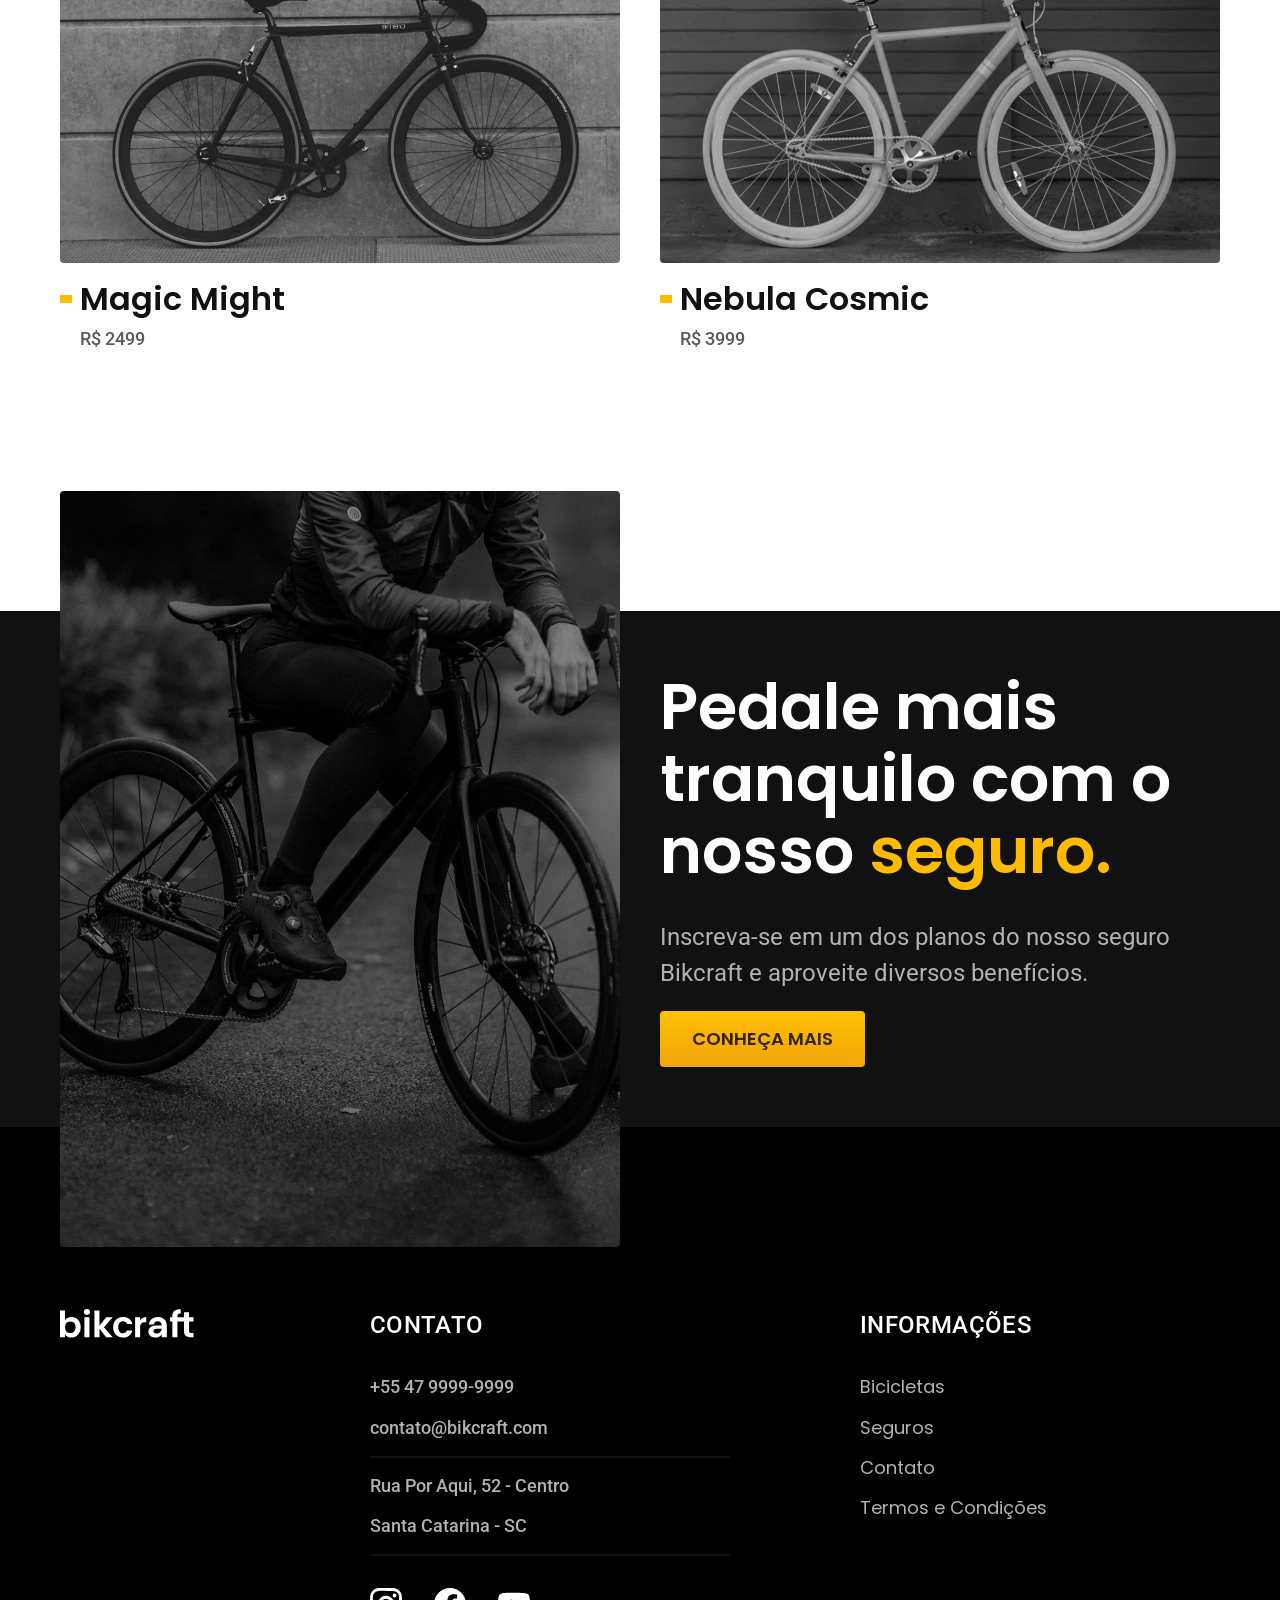
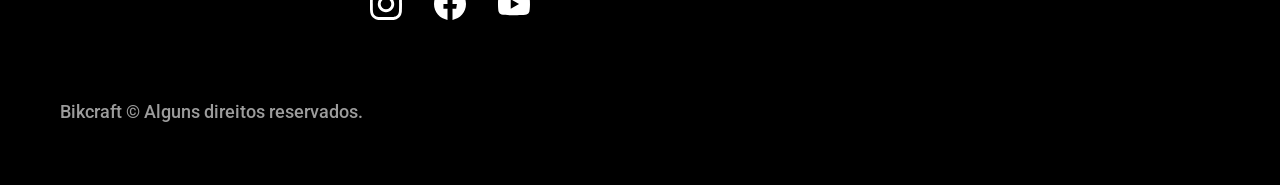
<file: bicicletas/nimbus.html>
<!DOCTYPE html>
<html lang="pt-br">

<head>
    <meta charset="UTF-8">
    <meta name="viewport" content="width=device-width, initial-scale=1.0">
    <title>Nimbus | Bikcraft</title>
    <meta name="description" content="Nimbus.">
    <link rel="preconnect" href="https://fonts.googleapis.com">
    <link rel="preconnect" href="https://fonts.gstatic.com" crossorigin>
    <link href="https://fonts.googleapis.com/css2?family=Poppins:wght@400;600&family=Roboto:wght@400;500&display=swap"
        rel="stylesheet">
    <link rel="icon" type="image/svg+xml" href="../img/favicon/favicon.svg">
    <link rel="preload" type="text/css" href="../css/style.css" as="style">
    <link rel="stylesheet" type="text/css" href="../css/style.css">
    <script type="text/javascript">document.documentElement.classList.add('js')</script>
</head>

<body id="bicicleta">
    <header class="header-bg">
        <div class="header container">
            <a href="../">
                <img src="../img/bikcraft.svg" alt="Bikcraft">
            </a>

            <nav aria-label="primaria">
                <ul class="header-menu font-1-m cor-0">
                    <li><a href="../bicicletas.html">Bicicletas</a></li>
                    <li><a href="../seguros.html">Seguros</a></li>
                    <li><a href="../contato.html">Contato</a></li>
                </ul>
            </nav>
        </div>
    </header>

    <main class="titulo-bg">
        <div>
            <div class="titulo container">
                <p class="font-2-xl cor-5">R$ 4999</p>
                <h1 class="font-1-xxl cor-0">Nimbus Stark<span class="cor-p1">.</span></h1>
            </div>
        </div>
        <div class="bicicleta container">
            <div class="bicicleta-imagens">
                <img src="../img/bicicleta/nimbus1.jpg" data-page="nimbus.html" alt="Nimbus Stark">
                <img src="../img/bicicleta/nimbus2.jpg" data-page="magic.html" alt="Magic Might">
                <img src="../img/bicicleta/nimbus3.jpg" data-page="nebula.html" alt="Nebula Cosmic">
            </div>
            <div class="bicicleta-conteudo">
                <p class="font-2-l cor-5">A Nimbus Stark é a melhor Bikcraft já criada pela nossa equipe. Ela vem
                    equipada com os melhores acessórios, o que garante maior velocidade.</p>
                <div class="bicicleta-comprar">
                    <a class="botao" href="../orcamento.html?tipo=bikcraft&produto=nimbus">Comprar Agora</a>
                    <span class="font-1-xs cor-6"><img src="../img/icones/entrega.svg" alt=""> entrega em 5 dias</span>
                    <span class="font-1-xs cor-6"><img src="../img/icones/estoque.svg" alt=""> 18 em estoque</span>
                </div>

                <h2 class="font-1-xs cor-0">Informações</h2>
                <ul class="bicicleta-informacoes">
                    <li>
                        <img src="../img/icones/eletrica.svg" alt="">
                        <h3 class="font-1-m cor-0">Motor Elétrico</h3>
                        <p class="font-2-xs cor-5">Permite você viajar distâncias inimaginaveis com a sua bike.</p>
                    </li>
                    <li>
                        <img src="../img/icones/velocidade.svg" alt="">
                        <h3 class="font-1-m cor-0">50 km/h</h3>
                        <p class="font-2-xs cor-5">A mais rápida bicicleta elétrica disponível hoje no mercado.</p>
                    </li>
                    <li>
                        <img src="../img/icones/rastreador.svg" alt="">
                        <h3 class="font-1-m cor-0">Rastreador</h3>
                        <p class="font-2-xs cor-5">Rastreador e sistema anti-furto para garantir o seu sossego.</p>
                    </li>
                    <li>
                        <img src="../img/icones/carbono.svg" alt="">
                        <h3 class="font-1-m cor-0">Fibra de Carbono</h3>
                        <p class="font-2-xs cor-5">Maior proteção possível para a sua Bikcraft com fibra de carbono.</p>
                    </li>
                </ul>
                <h2 class="font-1-xs cor-0">Ficha Técnica</h2>
                <ul class="bicicleta-ficha font-2-s cor-4">
                    <li>Peso <span>9 kg</span></li>
                    <li>Altura <span>60 cm</span></li>
                    <li>Largura <span>120 cm</span></li>
                    <li>Profundidade <span>10 cm</span></li>
                    <li>Marchas <span>16</span></li>
                    <li>Roda <span>29</span></li>
                </ul>
            </div>
        </div>
    </main>

    <article class="bicicletas-lista container">
        <h2 class="font-1-xxl">escolha a sua<span class="cor-p1">.</span></h2>

        <ul>
            <li>
                <a href="./magic.html">
                    <img src="../img/bicicletas/magic.jpg" alt="Bicicleta preta">
                    <h3 class="font-1-xl">Magic Might</h3>
                    <span class="font-2-m cor-8">R$ 2499</span>
                </a>
            </li>
            <li>
                <a href="./nebula.html">
                    <img src="../img/bicicletas/nebula.jpg" alt="Bicicleta preta">
                    <h3 class="font-1-xl">Nebula Cosmic</h3>
                    <span class="font-2-m cor-8">R$ 3999</span>
                </a>
            </li>
        </ul>
    </article>

    <article class="seguro-bg">
        <div class="seguro container">
            <div class="seguro-imagem">
                <img src="../img/fotos/seguros.jpg" alt="Pessoa parada em cima de uma bicicleta.">
            </div>
            <div class="seguro-conteudo">
                <h2 class="font-1-xxl cor-0">Pedale mais tranquilo com o nosso <span class="cor-p1">seguro.</span></h2>
                <p class="font-2-l cor-5">Inscreva-se em um dos planos do nosso seguro Bikcraft e aproveite diversos
                    benefícios.</p>
                <a class="botao" href="../seguros.html">Conheça Mais</a>
            </div>
        </div>
    </article>

    <footer class="footer-bg">
        <div class="footer container">
            <img src="../img/bikcraft.svg" alt="Bikcraft">
            <div class="footer-contato">
                <h3 class="font-2-l-b cor-0">Contato</h3>
                <ul class="font-2-m cor-5">
                    <li><a href="tel:+552199999999">+55 47 9999-9999</a></li>
                    <li><a href="mailto:contato@bikcraft.com">contato@bikcraft.com</a></li>
                    <li>Rua Por Aqui, 52 - Centro</li>
                    <li>Santa Catarina - SC</li>
                </ul>
                <div class="footer-redes">
                    <a href="../">
                        <img src="../img/redes/instagram.svg" alt="Instagram">
                    </a>
                    <a href="../">
                        <img src="../img/redes/facebook.svg" alt="Facebook">
                    </a>
                    <a href="../">
                        <img src="../img/redes/youtube.svg" alt="Youtube">
                    </a>
                </div>
            </div>
            <div class="footer-informacoes">
                <h3 class="font-2-l-b cor-0">Informações</h3>
                <nav>
                    <ul class="font-1-m cor-5">
                        <li><a href="../bicicletas.html">Bicicletas</a></li>
                        <li><a href="../seguros.html">Seguros</a></li>
                        <li><a href="../contato.html">Contato</a></li>
                        <li><a href="../termos.html">Termos e Condições</a></li>
                    </ul>
                </nav>
            </div>
            <p class="footer-copy font-2-m cor-6">Bikcraft © Alguns direitos reservados.</p>
        </div>
    </footer>
    <script type="text/javascript" src="../js/script.js"></script>
</body>

</html>
</file>
<file: css/style.css>
@import "./global/global.css";
@import "./utilidades/tipografia.css";
@import "./utilidades/cores.css";
@import "./utilidades/animacao.css";

@import "./global/header.css";
@import "./global/footer.css";

/* Utilidades */
@import "./utilidades/componentes.css";
@import "./utilidades/formulario.css";

/* Home */
@import "./home/introducao.css";
@import "./home/tecnologia.css";
@import "./home/parceiros.css";
@import "./home/depoimento.css";

/* Bicicletas */
@import "./bicicletas/bicicletas-lista.css";
@import "./bicicletas/bicicletas.css";

/* Bicicleta */
@import "./bicicleta/bicicleta.css";
@import "./bicicleta/seguro.css";

/* Seguros */
@import "./seguros/seguros.css";
@import "./seguros/vantagens.css";
@import "./seguros/perguntas.css";

/* Contato */
@import "./contato/contato.css";
@import "./contato/lojas.css";

/* Contato */
@import "./orcamento/orcamento.css";

/* Termos */
@import "./termos/termos.css";
</file>
